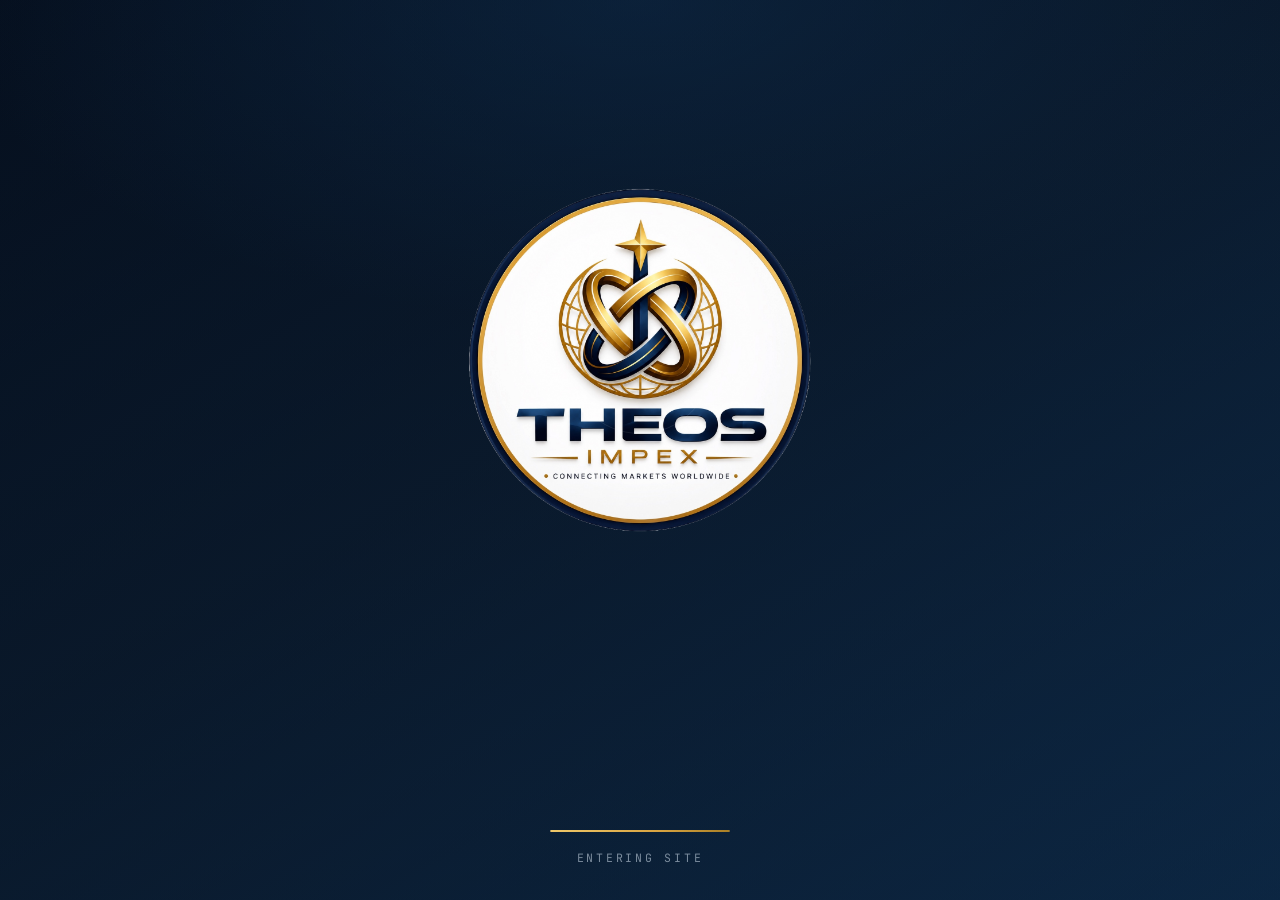
<file: index.html>
<!DOCTYPE html>
<html lang="en">
<head>
  <meta charset="UTF-8">
  <meta name="viewport" content="width=device-width, initial-scale=1.0">
  <title>THEOS IMPEX — Connecting Quality Products to Global Markets</title>
  <link rel="icon" type="image/png" href="images/favicon.png">
  <link rel="preconnect" href="https://fonts.googleapis.com">
  <link rel="preconnect" href="https://fonts.gstatic.com" crossorigin>
  <link href="https://fonts.googleapis.com/css2?family=Sora:wght@700;800&family=Poppins:wght@600;700;800&family=Inter:wght@400;500;600;700&family=JetBrains+Mono:wght@400&display=swap" rel="stylesheet">
  <link rel="stylesheet" href="css/theme.css">

  <!-- Page-specific styles for the splash screen -->
  <style>
    /* Layout: keep logo + slogan centered and always
       fitting within the viewport */
    .splash-content {
      display: flex;
      flex-direction: column;
      align-items: center;
      justify-content: center;
      gap: 16px;
      max-height: 100vh;
      padding: 16px;
      box-sizing: border-box;
    }

    /* Enlarge the logo, capped so it never pushes
       other content off-screen */
    .splash-logo-wrap img {
      width: 480px;
      height: 480px;
      max-width: 70vw;
      max-height: 40vh;
      object-fit: contain;
    }

    /* Large, glowing slogan */
    .splash-quote {
      font-family: 'Poppins', 'Sora', sans-serif;
      font-size: clamp(1.3rem, 4vw, 2.2rem);
      font-weight: 700;
      color: #ffffff;
      text-shadow:
        0 0 10px rgba(120, 170, 255, 0.9),
        0 0 24px rgba(120, 170, 255, 0.7),
        0 0 48px rgba(47, 111, 237, 0.6);
      letter-spacing: 0.02em;
      margin: 0;
      text-align: center;
      animation: glow-pulse 2.5s ease-in-out infinite alternate;
    }

    @keyframes glow-pulse {
      from {
        text-shadow:
          0 0 10px rgba(120, 170, 255, 0.7),
          0 0 20px rgba(120, 170, 255, 0.5),
          0 0 36px rgba(47, 111, 237, 0.4);
      }
      to {
        text-shadow:
          0 0 16px rgba(120, 170, 255, 1),
          0 0 32px rgba(120, 170, 255, 0.9),
          0 0 64px rgba(47, 111, 237, 0.8);
      }
    }
  </style>
</head>
<body class="splash-body">

  <!-- ============================================
       SPLASH INTRO — plays for 8 seconds, then
       redirects to home.html
       ============================================ -->
  <div class="splash" id="splash">

    <!-- Video background (images/splash.mp4).
         The animated fallback below is shown until the video plays. -->
    <video class="splash-video" id="splashVideo" autoplay muted playsinline loop
           src="images/splash.mp4"></video>

    <!-- Animated gradient/ocean fallback (shown while no video is loaded) -->
    <div class="splash-bg-fallback" id="splashFallback"></div>

    <div class="splash-scrim"></div>

    <div class="splash-content">
      <div class="splash-logo-wrap">
        <img src="images/logo.png" alt="THEOS IMPEX Logo">
      </div>

      <p class="splash-quote">
        "Trusted trade accorce border"
      </p>
    </div>

    <div class="splash-progress" aria-hidden="true">
      <div class="splash-progress-fill"></div>
    </div>
    <p class="splash-hint" id="splashHint">Entering Site</p>
  </div>

  <!-- ============================================
       SCRIPTS
       ============================================ -->
  <script>
    (function () {
      var SPLASH_MS = 8000;
      var splash = document.getElementById('splash');
      var video = document.getElementById('splashVideo');
      var fallback = document.getElementById('splashFallback');
      var hint = document.getElementById('splashHint');
      var redirected = false;

      // Show the video over the fallback as soon as it can be displayed.
      function showVideo() {
        if (fallback && video && video.readyState >= 2) {
          fallback.classList.add('is-hidden');
        }
      }

      // Kick off playback explicitly — browsers autoplay muted+playsinline,
      // but an explicit play() is more reliable.
      function startPlayback() {
        if (video) {
          var p = video.play();
          if (p && p.then) p.then(showVideo).catch(function () {});
        }
      }

      // If the video file is missing/unreadable, keep the animated fallback.
      video.addEventListener('error', function () {
        if (fallback) fallback.classList.remove('is-hidden');
      });
      video.addEventListener('canplay', startPlayback);
      video.addEventListener('loadeddata', showVideo);
      video.addEventListener('playing', showVideo);
      video.addEventListener('canplaythrough', showVideo);

      // Cover the case where the video already has data before listeners attach.
      showVideo();
      startPlayback();

      function redirect() {
        if (redirected) return;
        redirected = true;
        if (hint) hint.textContent = 'Welcome';
        splash.classList.add('splash-out');
        setTimeout(function () {
          window.location.href = 'home.html';
        }, 450);
      }

      // Redirect after the 8s window regardless of playback state.
      setTimeout(redirect, SPLASH_MS);

      // Optional: allow the visitor to enter early.
      document.addEventListener('keydown', redirect);
      splash.addEventListener('click', redirect);
    })();
  </script>
</body>
</html>
</file>
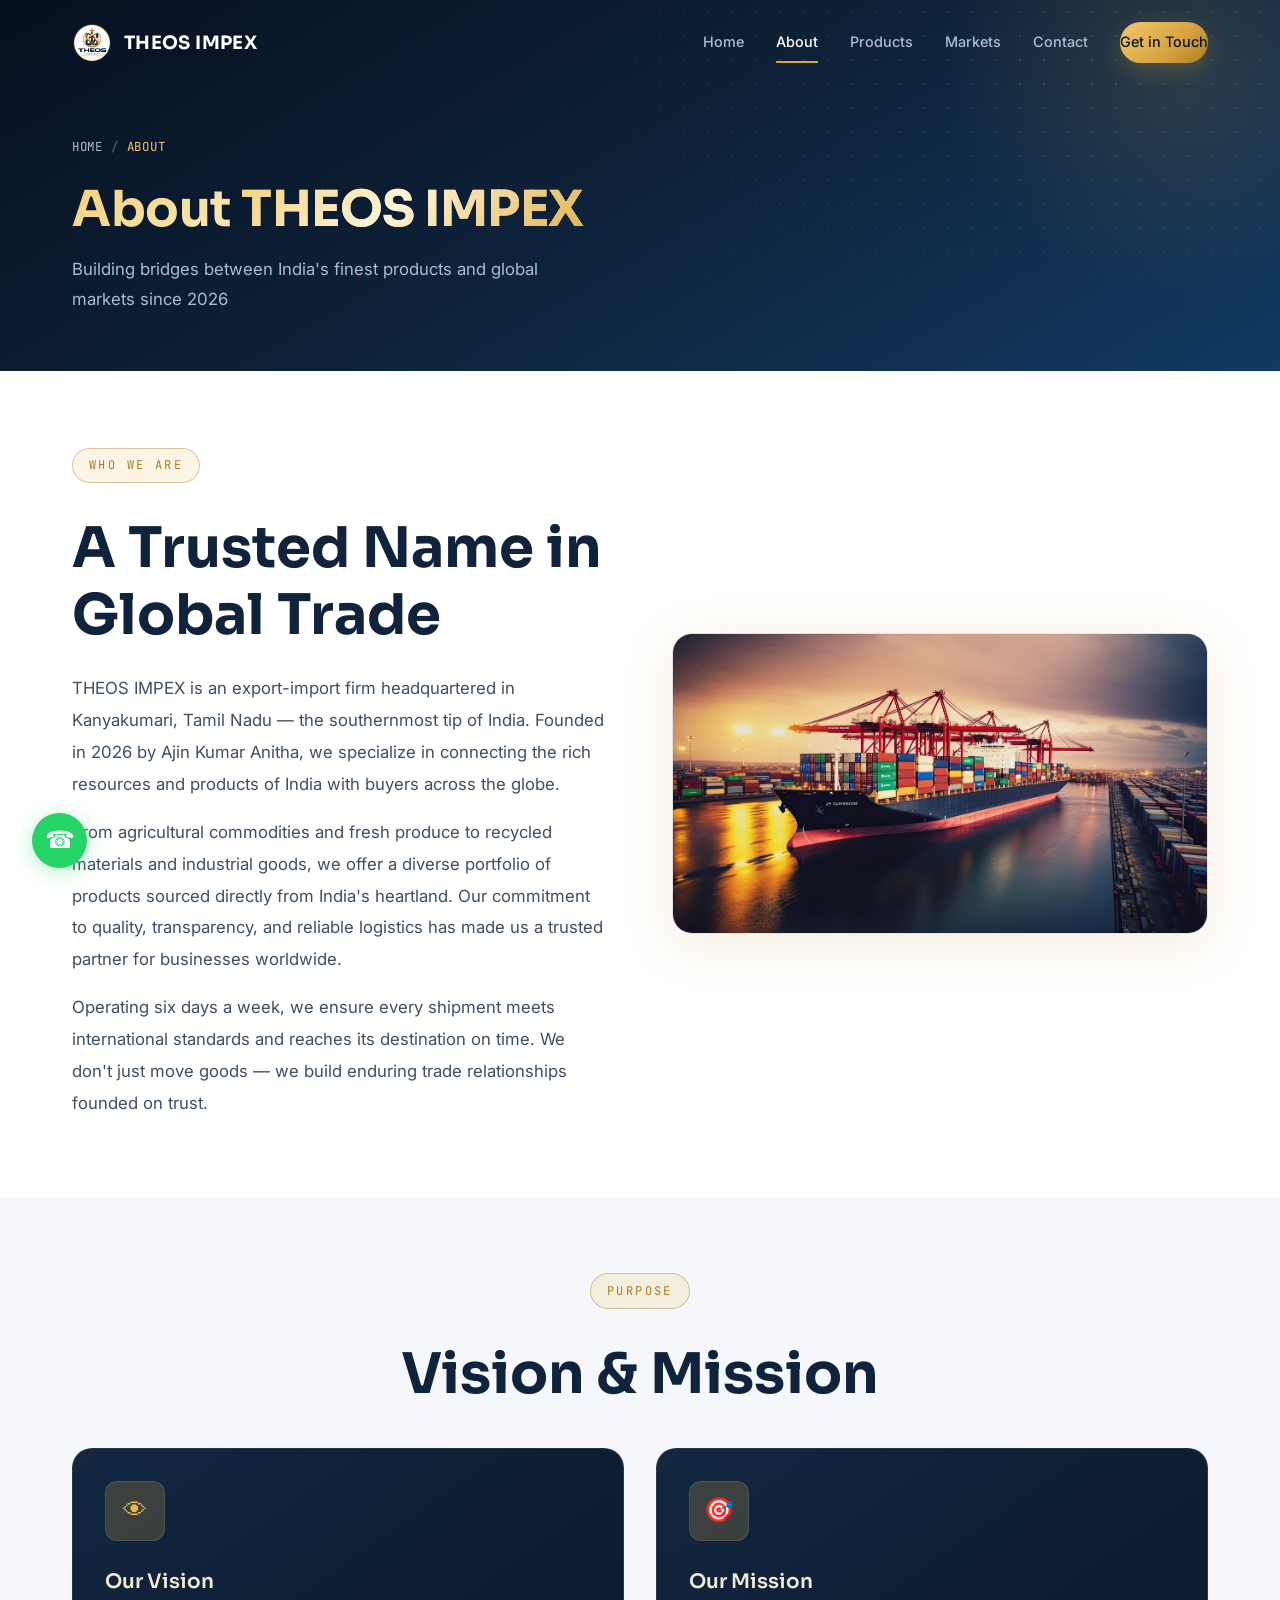
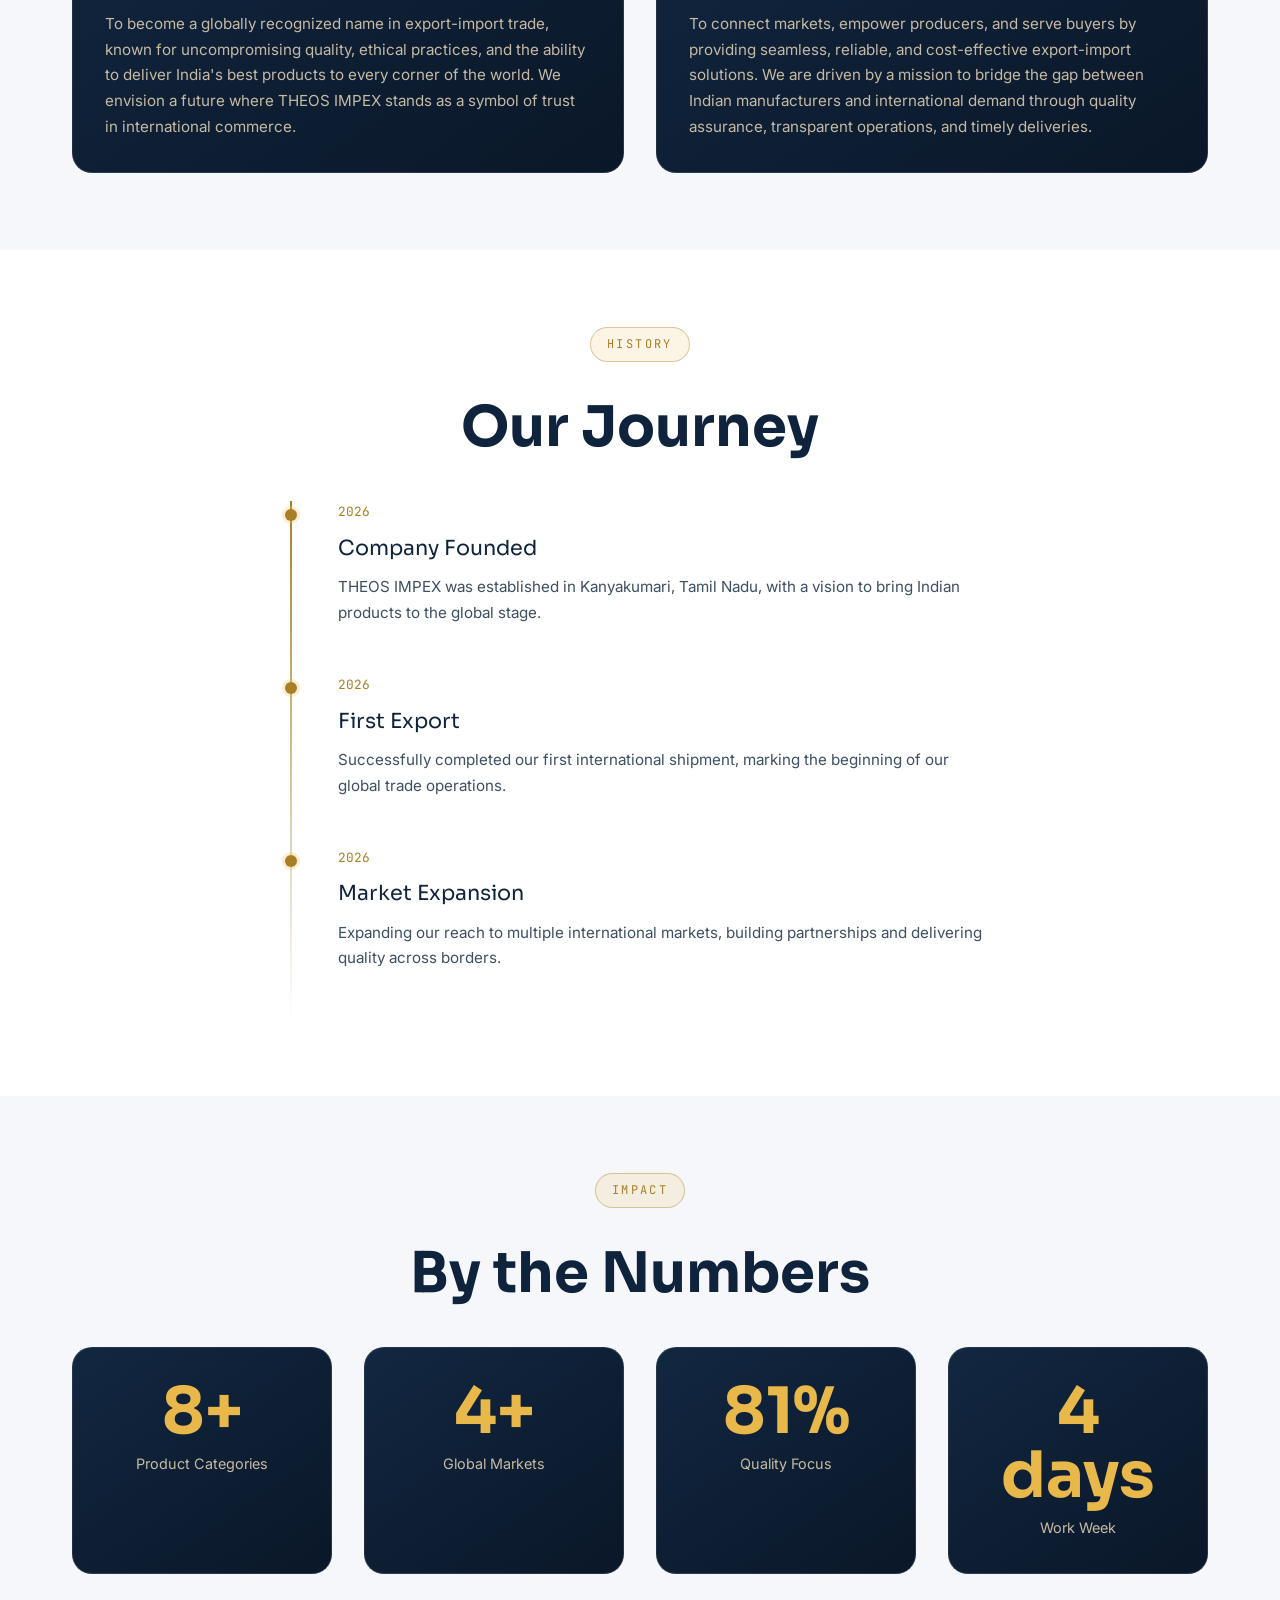
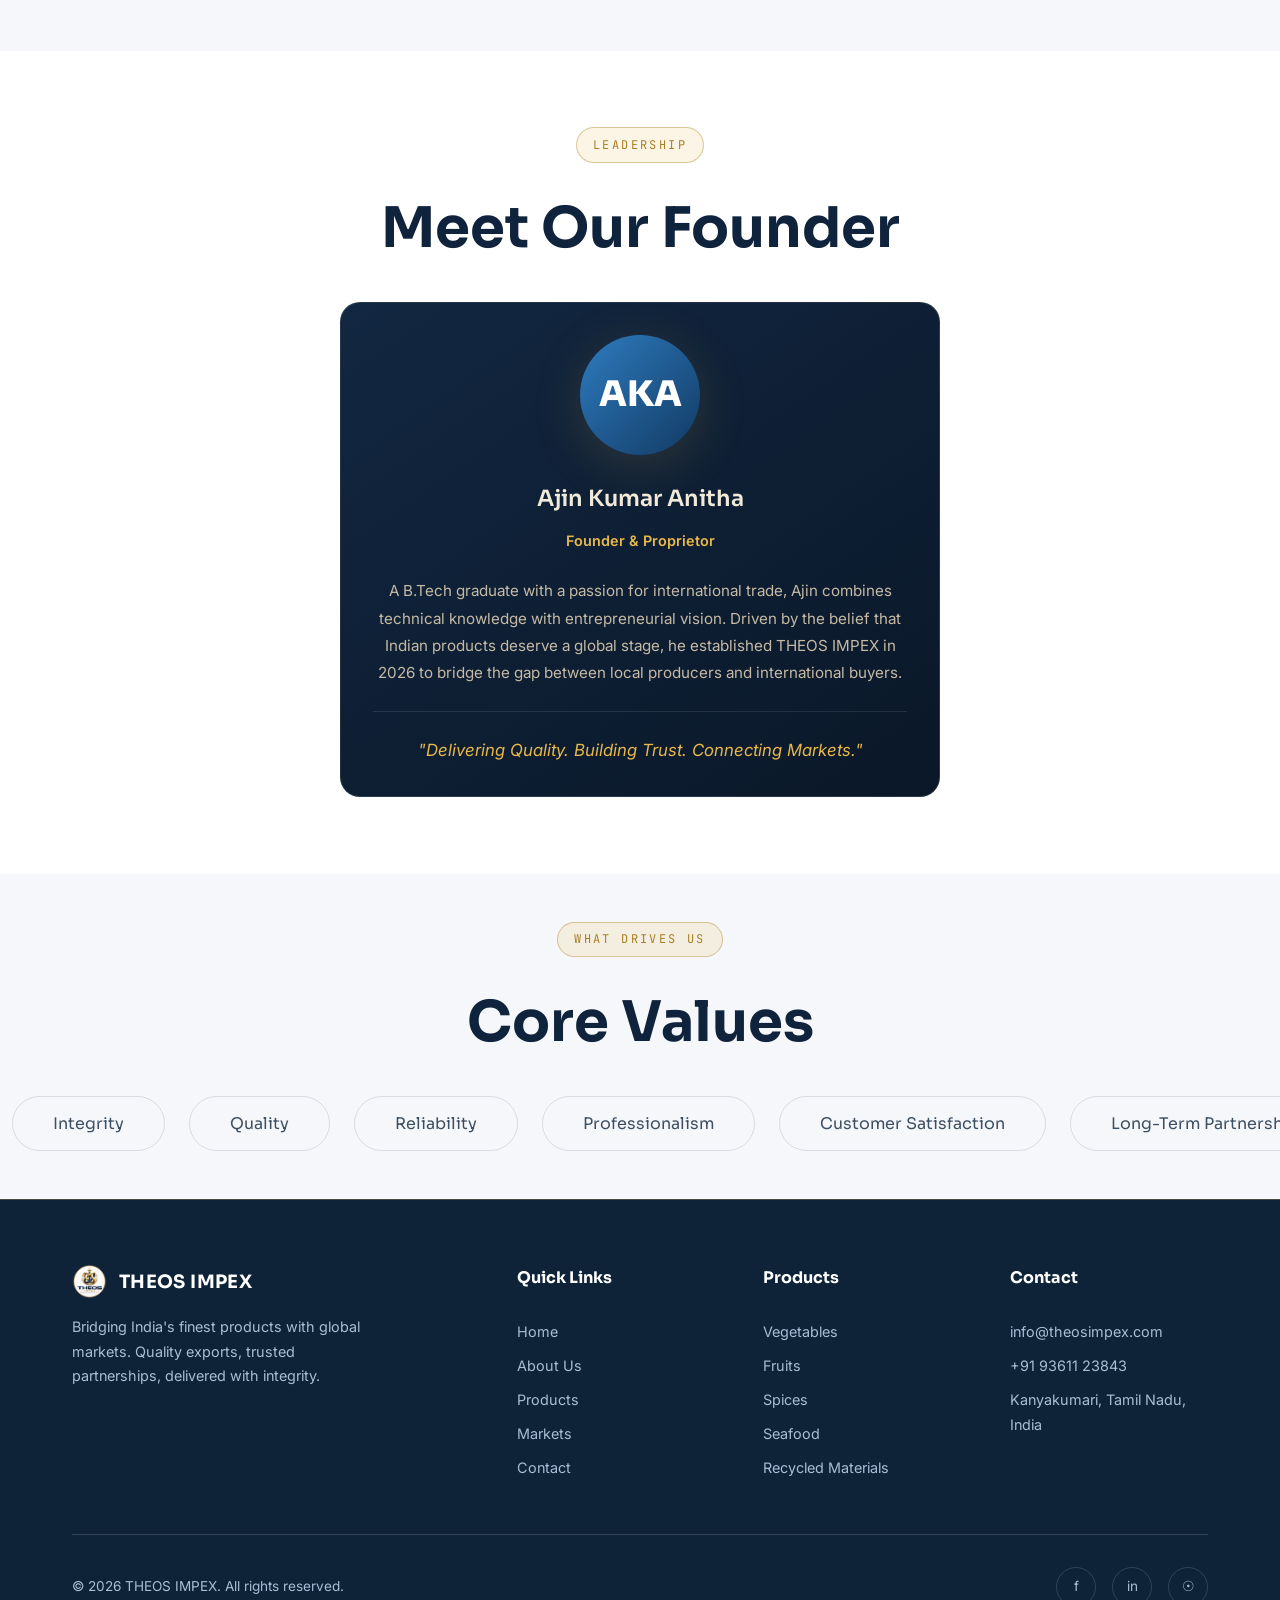
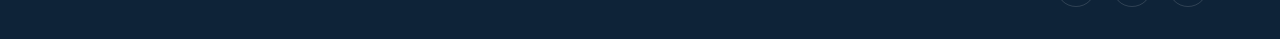
<file: pages/about.html>
<!DOCTYPE html>
<html lang="en">
<head>
  <meta charset="UTF-8">
  <meta name="viewport" content="width=device-width, initial-scale=1.0">
  <title>About Us — THEOS IMPEX</title>
  <link rel="preconnect" href="https://fonts.googleapis.com">
  <link rel="preconnect" href="https://fonts.gstatic.com" crossorigin>
  <link href="https://fonts.googleapis.com/css2?family=Sora:wght@700;800&family=Inter:wght@400;500;600;700&family=JetBrains+Mono:wght@400&display=swap" rel="stylesheet">
  <link rel="stylesheet" href="../css/theme.css">
  <link rel="icon" href="../images/favicon.png">
</head>
<body>

  <!-- Scroll Progress -->
  <div class="scroll-progress"></div>

  <!-- Page Transition -->

  <!-- Navbar -->
  <nav class="navbar">
    <div class="container">
      <a href="../home.html" class="nav-logo">
        <img src="../images/logo.png" alt="THEOS IMPEX">
        <span class="nav-logo-text">THEOS IMPEX</span>
      </a>
      <div class="nav-links">
        <a href="../home.html">Home</a>
        <a href="about.html" class="active">About</a>
        <a href="products.html">Products</a>
        <a href="market.html">Markets</a>
        <a href="contact.html">Contact</a>
        <a href="contact.html" class="nav-cta">Get in Touch</a>
      </div>
      <button class="nav-toggle" aria-label="Toggle navigation">
        <span></span>
        <span></span>
        <span></span>
      </button>
    </div>
  </nav>

  <!-- Page Hero -->
  <section class="page-hero">
    <div class="container">
      <div class="page-hero-content">
        <nav class="breadcrumb anim anim-fade-in-down">
          <a href="../home.html">Home</a>
          <span class="breadcrumb-sep">/</span>
          <span>About</span>
        </nav>
        <h1 class="page-hero-title anim anim-fade-in-up anim-delay-1">About <span class="gradient">THEOS IMPEX</span></h1>
        <p class="page-hero-desc anim anim-fade-in-up anim-delay-2">Building bridges between India's finest products and global markets since 2026</p>
      </div>
    </div>
  </section>

  <!-- Company Overview -->
  <section class="section section-light">
    <div class="container">
      <div class="grid grid-2" style="align-items: center; gap: 4rem;">
        <div class="anim anim-fade-in-left">
          <span class="section-label">Who We Are</span>
          <h2 class="section-title mt-2">A Trusted Name in Global Trade</h2>
          <p class="card-text mt-3" style="font-size: 1.05rem; line-height: 1.9;">
            THEOS IMPEX is an export-import firm headquartered in Kanyakumari, Tamil Nadu — the southernmost tip of India. Founded in 2026 by Ajin Kumar Anitha, we specialize in connecting the rich resources and products of India with buyers across the globe.
          </p>
          <p class="card-text mt-2" style="font-size: 1.05rem; line-height: 1.9;">
            From agricultural commodities and fresh produce to recycled materials and industrial goods, we offer a diverse portfolio of products sourced directly from India's heartland. Our commitment to quality, transparency, and reliable logistics has made us a trusted partner for businesses worldwide.
          </p>
          <p class="card-text mt-2" style="font-size: 1.05rem; line-height: 1.9;">
            Operating six days a week, we ensure every shipment meets international standards and reaches its destination on time. We don't just move goods — we build enduring trade relationships founded on trust.
          </p>
        </div>
        <div class="anim anim-fade-in-right anim-delay-2">
          <img src="../images/hero.jpg" alt="THEOS IMPEX Office" style="border-radius: var(--radius-lg); border: 1px solid var(--border-color); box-shadow: var(--shadow-glow-lg);">
        </div>
      </div>
    </div>
  </section>

  <!-- Vision & Mission -->
  <section class="section section-light" style="background: var(--bg-secondary);">
    <div class="container">
      <div class="section-header">
        <span class="section-label anim anim-fade-in-down">Purpose</span>
        <h2 class="section-title mt-2 anim anim-fade-in-up anim-delay-1">Vision &amp; Mission</h2>
      </div>
      <div class="grid grid-2">
        <div class="card anim anim-fade-in-up anim-delay-2" data-tilt>
          <div class="card-icon">&#128065;</div>
          <h3 class="card-title">Our Vision</h3>
          <p class="card-text">To become a globally recognized name in export-import trade, known for uncompromising quality, ethical practices, and the ability to deliver India's best products to every corner of the world. We envision a future where THEOS IMPEX stands as a symbol of trust in international commerce.</p>
        </div>
        <div class="card anim anim-fade-in-up anim-delay-3" data-tilt>
          <div class="card-icon">&#127919;</div>
          <h3 class="card-title">Our Mission</h3>
          <p class="card-text">To connect markets, empower producers, and serve buyers by providing seamless, reliable, and cost-effective export-import solutions. We are driven by a mission to bridge the gap between Indian manufacturers and international demand through quality assurance, transparent operations, and timely deliveries.</p>
        </div>
      </div>
    </div>
  </section>

  <!-- Timeline -->
  <section class="section section-light">
    <div class="container">
      <div class="section-header">
        <span class="section-label anim anim-fade-in-down">History</span>
        <h2 class="section-title mt-2 anim anim-fade-in-up anim-delay-1">Our Journey</h2>
      </div>
      <div class="timeline" style="max-width: 700px; margin: 0 auto;">
        <div class="timeline-item anim anim-fade-in-left anim-delay-1">
          <div class="timeline-year">2026</div>
          <div class="timeline-title">Company Founded</div>
          <div class="timeline-text">THEOS IMPEX was established in Kanyakumari, Tamil Nadu, with a vision to bring Indian products to the global stage.</div>
        </div>
        <div class="timeline-item anim anim-fade-in-left anim-delay-3">
          <div class="timeline-year">2026</div>
          <div class="timeline-title">First Export</div>
          <div class="timeline-text">Successfully completed our first international shipment, marking the beginning of our global trade operations.</div>
        </div>
        <div class="timeline-item anim anim-fade-in-left anim-delay-5">
          <div class="timeline-year">2026</div>
          <div class="timeline-title">Market Expansion</div>
          <div class="timeline-text">Expanding our reach to multiple international markets, building partnerships and delivering quality across borders.</div>
        </div>
      </div>
    </div>
  </section>

  <!-- By the Numbers -->
  <section class="section section-light" style="background: var(--bg-secondary);">
    <div class="container">
      <div class="section-header">
        <span class="section-label anim anim-fade-in-down">Impact</span>
        <h2 class="section-title mt-2 anim anim-fade-in-up anim-delay-1">By the Numbers</h2>
      </div>
      <div class="grid grid-4">
        <div class="card text-center anim anim-fade-in-up anim-delay-1">
          <div class="counter" data-count="10" data-suffix="+">0+</div>
          <div class="counter-label">Product Categories</div>
        </div>
        <div class="card text-center anim anim-fade-in-up anim-delay-2">
          <div class="counter" data-count="5" data-suffix="+">0+</div>
          <div class="counter-label">Global Markets</div>
        </div>
        <div class="card text-center anim anim-fade-in-up anim-delay-3">
          <div class="counter" data-count="100" data-suffix="%">0%</div>
          <div class="counter-label">Quality Focus</div>
        </div>
        <div class="card text-center anim anim-fade-in-up anim-delay-4">
          <div class="counter" data-count="6" data-suffix=" days">0 days</div>
          <div class="counter-label">Work Week</div>
        </div>
      </div>
    </div>
  </section>

  <!-- Proprietor -->
  <section class="section section-light">
    <div class="container">
      <div class="section-header">
        <span class="section-label anim anim-fade-in-down">Leadership</span>
        <h2 class="section-title mt-2 anim anim-fade-in-up anim-delay-1">Meet Our Founder</h2>
      </div>
      <div style="max-width: 600px; margin: 0 auto;">
        <div class="card text-center anim anim-fade-in-up anim-delay-2" data-tilt>
          <div style="width: 120px; height: 120px; border-radius: 50%; background: var(--gradient-accent); display: flex; align-items: center; justify-content: center; margin: 0 auto 1.5rem; font-family: var(--font-heading); font-size: 2.2rem; font-weight: 900; color: var(--white); box-shadow: var(--shadow-glow-lg);">AKA</div>
          <h3 class="card-title" style="font-size: 1.4rem;">Ajin Kumar Anitha</h3>
          <p style="color: var(--accent); font-size: 0.9rem; font-weight: 600; margin-bottom: 1.5rem;">Founder &amp; Proprietor</p>
          <p class="card-text" style="line-height: 1.8;">A B.Tech graduate with a passion for international trade, Ajin combines technical knowledge with entrepreneurial vision. Driven by the belief that Indian products deserve a global stage, he established THEOS IMPEX in 2026 to bridge the gap between local producers and international buyers.</p>
          <p class="card-text mt-3" style="font-style: italic; color: var(--accent); font-size: 1.05rem; border-top: 1px solid var(--border-color); padding-top: 1.5rem;">
            "Delivering Quality. Building Trust. Connecting Markets."
          </p>
        </div>
      </div>
    </div>
  </section>

  <!-- Core Values -->
  <section class="section section-light" style="background: var(--bg-secondary); padding: 3rem 0;">
    <div class="container">
      <div class="section-header">
        <span class="section-label anim anim-fade-in-down">What Drives Us</span>
        <h2 class="section-title mt-2 anim anim-fade-in-up anim-delay-1">Core Values</h2>
      </div>
    </div>
    <div class="marquee-container">
      <div class="marquee-content">
        <span style="display: inline-block; padding: 0.8rem 2.5rem; margin: 0 0.75rem; border: 1px solid var(--border-color); border-radius: var(--radius-full); font-family: var(--font-heading); font-size: 1rem; color: var(--text-secondary); white-space: nowrap;">Integrity</span>
        <span style="display: inline-block; padding: 0.8rem 2.5rem; margin: 0 0.75rem; border: 1px solid var(--border-color); border-radius: var(--radius-full); font-family: var(--font-heading); font-size: 1rem; color: var(--text-secondary); white-space: nowrap;">Quality</span>
        <span style="display: inline-block; padding: 0.8rem 2.5rem; margin: 0 0.75rem; border: 1px solid var(--border-color); border-radius: var(--radius-full); font-family: var(--font-heading); font-size: 1rem; color: var(--text-secondary); white-space: nowrap;">Reliability</span>
        <span style="display: inline-block; padding: 0.8rem 2.5rem; margin: 0 0.75rem; border: 1px solid var(--border-color); border-radius: var(--radius-full); font-family: var(--font-heading); font-size: 1rem; color: var(--text-secondary); white-space: nowrap;">Professionalism</span>
        <span style="display: inline-block; padding: 0.8rem 2.5rem; margin: 0 0.75rem; border: 1px solid var(--border-color); border-radius: var(--radius-full); font-family: var(--font-heading); font-size: 1rem; color: var(--text-secondary); white-space: nowrap;">Customer Satisfaction</span>
        <span style="display: inline-block; padding: 0.8rem 2.5rem; margin: 0 0.75rem; border: 1px solid var(--border-color); border-radius: var(--radius-full); font-family: var(--font-heading); font-size: 1rem; color: var(--text-secondary); white-space: nowrap;">Long-Term Partnerships</span>
        <!-- Repeat 2nd -->
        <span style="display: inline-block; padding: 0.8rem 2.5rem; margin: 0 0.75rem; border: 1px solid var(--border-color); border-radius: var(--radius-full); font-family: var(--font-heading); font-size: 1rem; color: var(--text-secondary); white-space: nowrap;">Integrity</span>
        <span style="display: inline-block; padding: 0.8rem 2.5rem; margin: 0 0.75rem; border: 1px solid var(--border-color); border-radius: var(--radius-full); font-family: var(--font-heading); font-size: 1rem; color: var(--text-secondary); white-space: nowrap;">Quality</span>
        <span style="display: inline-block; padding: 0.8rem 2.5rem; margin: 0 0.75rem; border: 1px solid var(--border-color); border-radius: var(--radius-full); font-family: var(--font-heading); font-size: 1rem; color: var(--text-secondary); white-space: nowrap;">Reliability</span>
        <span style="display: inline-block; padding: 0.8rem 2.5rem; margin: 0 0.75rem; border: 1px solid var(--border-color); border-radius: var(--radius-full); font-family: var(--font-heading); font-size: 1rem; color: var(--text-secondary); white-space: nowrap;">Professionalism</span>
        <span style="display: inline-block; padding: 0.8rem 2.5rem; margin: 0 0.75rem; border: 1px solid var(--border-color); border-radius: var(--radius-full); font-family: var(--font-heading); font-size: 1rem; color: var(--text-secondary); white-space: nowrap;">Customer Satisfaction</span>
        <span style="display: inline-block; padding: 0.8rem 2.5rem; margin: 0 0.75rem; border: 1px solid var(--border-color); border-radius: var(--radius-full); font-family: var(--font-heading); font-size: 1rem; color: var(--text-secondary); white-space: nowrap;">Long-Term Partnerships</span>
        <!-- Repeat 3rd -->
        <span style="display: inline-block; padding: 0.8rem 2.5rem; margin: 0 0.75rem; border: 1px solid var(--border-color); border-radius: var(--radius-full); font-family: var(--font-heading); font-size: 1rem; color: var(--text-secondary); white-space: nowrap;">Integrity</span>
        <span style="display: inline-block; padding: 0.8rem 2.5rem; margin: 0 0.75rem; border: 1px solid var(--border-color); border-radius: var(--radius-full); font-family: var(--font-heading); font-size: 1rem; color: var(--text-secondary); white-space: nowrap;">Quality</span>
        <span style="display: inline-block; padding: 0.8rem 2.5rem; margin: 0 0.75rem; border: 1px solid var(--border-color); border-radius: var(--radius-full); font-family: var(--font-heading); font-size: 1rem; color: var(--text-secondary); white-space: nowrap;">Reliability</span>
        <span style="display: inline-block; padding: 0.8rem 2.5rem; margin: 0 0.75rem; border: 1px solid var(--border-color); border-radius: var(--radius-full); font-family: var(--font-heading); font-size: 1rem; color: var(--text-secondary); white-space: nowrap;">Professionalism</span>
        <span style="display: inline-block; padding: 0.8rem 2.5rem; margin: 0 0.75rem; border: 1px solid var(--border-color); border-radius: var(--radius-full); font-family: var(--font-heading); font-size: 1rem; color: var(--text-secondary); white-space: nowrap;">Customer Satisfaction</span>
        <span style="display: inline-block; padding: 0.8rem 2.5rem; margin: 0 0.75rem; border: 1px solid var(--border-color); border-radius: var(--radius-full); font-family: var(--font-heading); font-size: 1rem; color: var(--text-secondary); white-space: nowrap;">Long-Term Partnerships</span>
      </div>
    </div>
  </section>

  <!-- Footer -->
  <footer class="footer">
    <div class="container">
      <div class="footer-grid">
        <div class="footer-brand">
          <a href="../home.html" class="nav-logo" style="margin-bottom: 0.5rem;">
            <img src="../images/logo.png" alt="THEOS IMPEX" style="height: 35px;">
            <span class="nav-logo-text" style="color: var(--text-on-dark);">THEOS IMPEX</span>
          </a>
          <p style="color: var(--text-on-dark-muted);">Bridging India's finest products with global markets. Quality exports, trusted partnerships, delivered with integrity.</p>
        </div>
        <div>
          <h4 class="footer-heading">Quick Links</h4>
          <div class="footer-links">
            <a href="../home.html">Home</a>
            <a href="about.html">About Us</a>
            <a href="products.html">Products</a>
            <a href="market.html">Markets</a>
            <a href="contact.html">Contact</a>
          </div>
        </div>
        <div>
          <h4 class="footer-heading">Products</h4>
          <div class="footer-links">
            <a href="products.html">Vegetables</a>
            <a href="products.html">Fruits</a>
            <a href="products.html">Spices</a>
            <a href="products.html">Seafood</a>
            <a href="products.html">Recycled Materials</a>
          </div>
        </div>
        <div>
          <h4 class="footer-heading">Contact</h4>
          <div class="footer-links">
            <a href="mailto:info@theosimpex.com">info@theosimpex.com</a>
            <a href="tel:+919361123843">+91 93611 23843</a>
            <a>Kanyakumari, Tamil Nadu, India</a>
          </div>
        </div>
      </div>
      <div class="footer-bottom">
        <p>&copy; 2026 THEOS IMPEX. All rights reserved.</p>
        <div class="footer-socials">
          <a href="#" aria-label="Facebook">&#102;</a>
          <a href="#" aria-label="LinkedIn">in</a>
          <a href="#" aria-label="Instagram">&#9737;</a>
        </div>
      </div>
    </div>
  </footer>

  <!-- WhatsApp Float -->
  <a href="https://wa.me/919361123843" target="_blank" class="whatsapp-float" aria-label="Chat on WhatsApp">&#9742;</a>

  <!-- Back to Top -->
  <button class="back-to-top" aria-label="Back to top">&#8679;</button>

  <!-- Scripts -->
  <script src="../js/main.js"></script>
</body>
</html>
</file>
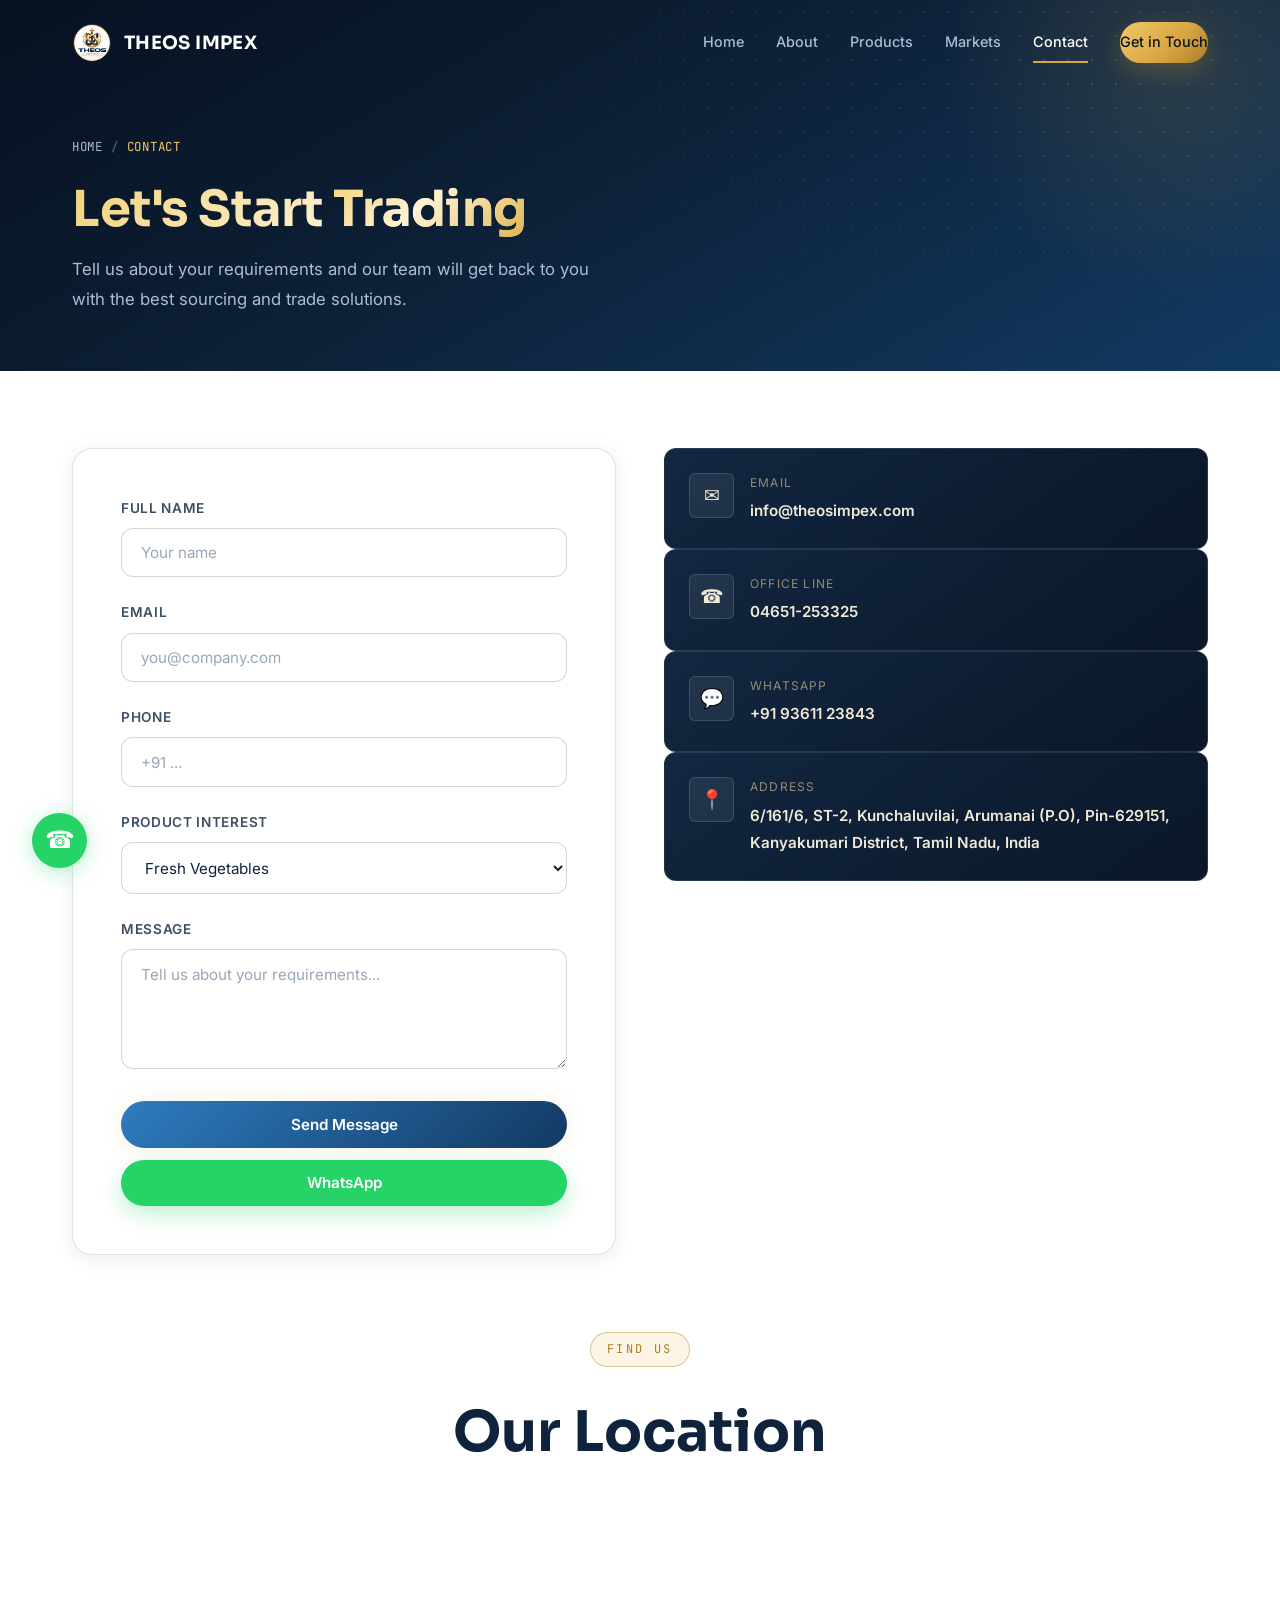
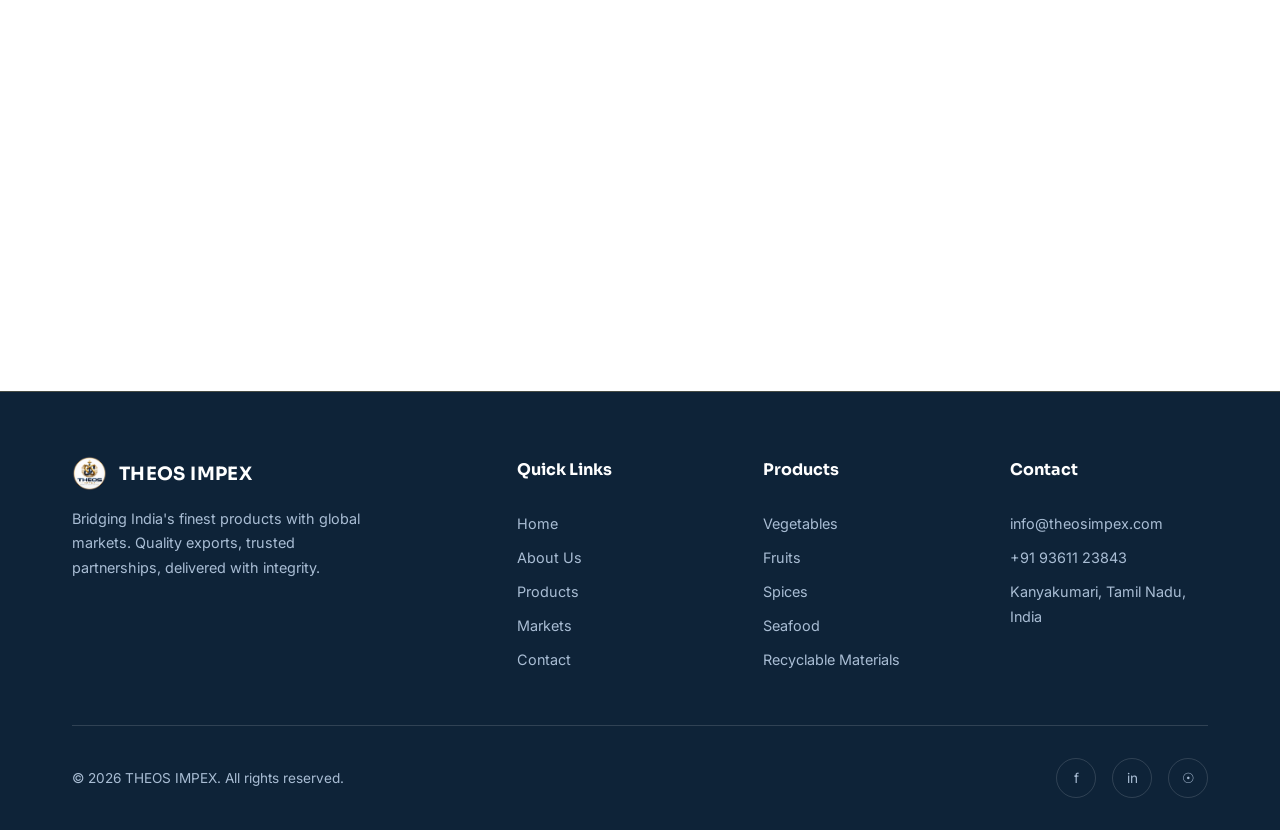
<file: pages/contact.html>
<!DOCTYPE html>
<html lang="en">
<head>
  <meta charset="UTF-8">
  <meta name="viewport" content="width=device-width, initial-scale=1.0">
  <title>Contact — THEOS IMPEX</title>
  <link rel="preconnect" href="https://fonts.googleapis.com">
  <link rel="preconnect" href="https://fonts.gstatic.com" crossorigin>
  <link href="https://fonts.googleapis.com/css2?family=Sora:wght@700;800&family=Inter:wght@400;500;600;700&family=JetBrains+Mono:wght@400&display=swap" rel="stylesheet">
  <link rel="stylesheet" href="../css/theme.css">
  <link rel="icon" href="../images/favicon.png">
</head>
<body>

  <!-- Scroll Progress -->
  <div class="scroll-progress"></div>

  <!-- Navbar -->
  <nav class="navbar">
    <div class="container">
      <a href="../home.html" class="nav-logo">
        <img src="../images/logo.png" alt="THEOS IMPEX">
        <span class="nav-logo-text">THEOS IMPEX</span>
      </a>
      <div class="nav-links">
        <a href="../home.html">Home</a>
        <a href="about.html">About</a>
        <a href="products.html">Products</a>
        <a href="market.html">Markets</a>
        <a href="contact.html" class="active">Contact</a>
        <a href="contact.html" class="nav-cta">Get in Touch</a>
      </div>
      <button class="nav-toggle" aria-label="Toggle navigation">
        <span></span>
        <span></span>
        <span></span>
      </button>
    </div>
  </nav>

  <!-- Page Hero -->
  <section class="page-hero">
    <div class="container">
      <div class="page-hero-content">
        <nav class="breadcrumb anim anim-fade-in-down">
          <a href="../home.html">Home</a>
          <span class="breadcrumb-sep">/</span>
          <span>Contact</span>
        </nav>
        <h1 class="page-hero-title anim anim-fade-in-up anim-delay-1">Let's Start <span class="gradient">Trading</span></h1>
        <p class="page-hero-desc anim anim-fade-in-up anim-delay-2">Tell us about your requirements and our team will get back to you with the best sourcing and trade solutions.</p>
      </div>
    </div>
  </section>

  <!-- Contact Section -->
  <section class="section section-light">
    <div class="container">
      <div class="grid grid-2" style="gap: 3rem; align-items: start;">
        <!-- Left: Form -->
        <form class="contact-form contact-form-white anim anim-fade-in-left" id="contactForm" novalidate>
          <div class="form-group">
            <label class="form-label" for="cf-name">Full Name</label>
            <input type="text" id="cf-name" name="name" class="form-input" placeholder="Your name" required>
          </div>
          <div class="form-group">
            <label class="form-label" for="cf-email">Email</label>
            <input type="email" id="cf-email" name="email" class="form-input" placeholder="you@company.com" required>
          </div>
          <div class="form-group">
            <label class="form-label" for="cf-phone">Phone</label>
            <input type="tel" id="cf-phone" name="phone" class="form-input" placeholder="+91 ...">
          </div>
          <div class="form-group">
            <label class="form-label" for="cf-product">Product Interest</label>
            <select id="cf-product" name="product" class="form-input">
              <option>Fresh Vegetables</option>
              <option>Fresh Fruits</option>
              <option>Spices & Agricultural</option>
              <option>Seafood & Marine</option>
              <option>Metal Scrap</option>
              <option>Industrial Metal</option>
              <option>Plastic Scrap</option>
              <option>Paper Scrap</option>
              <option>Recyclable Materials</option>
              <option>Customized Sourcing</option>
              <option>Other</option>
            </select>
          </div>
          <div class="form-group">
            <label class="form-label" for="cf-message">Message</label>
            <textarea id="cf-message" name="message" class="form-textarea" placeholder="Tell us about your requirements..." required></textarea>
          </div>
          <div style="display:flex; flex-direction:column; gap:0.75rem;">
            <button type="submit" class="btn btn-primary" style="width:100%; justify-content:center;">Send Message</button>
            <button type="button" id="whatsappBtn" class="btn btn-whatsapp" style="width:100%; justify-content:center;">WhatsApp</button>
          </div>
        </form>

        <!-- Right: Contact Info -->
        <div class="anim anim-fade-in-right">
          <div class="contact-info-card">
            <div class="contact-info-icon">✉</div>
            <div>
              <div class="contact-info-label">Email</div>
              <a class="contact-info-value" href="mailto:info@theosimpex.com">info@theosimpex.com</a>
            </div>
          </div>
          <div class="contact-info-card">
            <div class="contact-info-icon">☎</div>
            <div>
              <div class="contact-info-label">Office Line</div>
              <a class="contact-info-value" href="tel:+914651253325">04651-253325</a>
            </div>
          </div>
          <div class="contact-info-card">
            <div class="contact-info-icon">💬</div>
            <div>
              <div class="contact-info-label">WhatsApp</div>
              <a class="contact-info-value" href="https://wa.me/919361123843">+91 93611 23843</a>
            </div>
          </div>
          <div class="contact-info-card">
            <div class="contact-info-icon">📍</div>
            <div>
              <div class="contact-info-label">Address</div>
              <a class="contact-info-value" href="https://maps.google.com/?q=Arumanai+Kanyakumari+Tamil+Nadu">6/161/6, ST-2, Kunchaluvilai, Arumanai (P.O), Pin-629151, Kanyakumari District, Tamil Nadu, India</a>
            </div>
          </div>
        </div>
      </div>
    </div>
  </section>

  <!-- Map Section -->
  <section class="section section-light" style="padding-top:0;">
    <div class="container">
      <div class="section-header">
        <span class="section-label anim anim-fade-in-down">Find Us</span>
        <h2 class="section-title mt-2 anim anim-fade-in-up anim-delay-1">Our Location</h2>
      </div>
      <div class="anim anim-fade-in-up">
        <iframe src="https://www.google.com/maps/embed?pb=!1m17!1m12!1m3!1d3947.263348973036!2d77.24422077501129!3d8.375736191661776!2m3!1f0!2f0!3f0!3m2!1i1024!2i768!4f13.1!3m2!1m1!2zOMKwMjInMzIuNyJOIDc3wrAxNCc0OC41IkU!5e0!3m2!1sen!2sin!4v1782209740653!5m2!1sen!2sin" width="100%" height="400" style="border:0; border-radius: var(--radius-lg);" allowfullscreen loading="lazy"></iframe>
      </div>
    </div>
  </section>

  <!-- Footer -->
  <footer class="footer">
    <div class="container">
      <div class="footer-grid">
        <div class="footer-brand">
          <a href="../home.html" class="nav-logo" style="margin-bottom: 0.5rem;">
            <img src="../images/logo.png" alt="THEOS IMPEX" style="height: 35px;">
            <span class="nav-logo-text" style="color: var(--text-on-dark);">THEOS IMPEX</span>
          </a>
          <p style="color: var(--text-on-dark-muted);">Bridging India's finest products with global markets. Quality exports, trusted partnerships, delivered with integrity.</p>
        </div>
        <div>
          <h4 class="footer-heading">Quick Links</h4>
          <div class="footer-links">
            <a href="../home.html">Home</a>
            <a href="about.html">About Us</a>
            <a href="products.html">Products</a>
            <a href="market.html">Markets</a>
            <a href="contact.html" class="active">Contact</a>
          </div>
        </div>
        <div>
          <h4 class="footer-heading">Products</h4>
          <div class="footer-links">
            <a href="products.html">Vegetables</a>
            <a href="products.html">Fruits</a>
            <a href="products.html">Spices</a>
            <a href="products.html">Seafood</a>
            <a href="products.html">Recyclable Materials</a>
          </div>
        </div>
        <div>
          <h4 class="footer-heading">Contact</h4>
          <div class="footer-links">
            <a href="mailto:info@theosimpex.com">info@theosimpex.com</a>
            <a href="tel:+919361123843">+91 93611 23843</a>
            <a>Kanyakumari, Tamil Nadu, India</a>
          </div>
        </div>
      </div>
      <div class="footer-bottom">
        <p>&copy; 2026 THEOS IMPEX. All rights reserved.</p>
        <div class="footer-socials">
          <a href="#" aria-label="Facebook">&#102;</a>
          <a href="#" aria-label="LinkedIn">in</a>
          <a href="#" aria-label="Instagram">&#9737;</a>
        </div>
      </div>
    </div>
  </footer>

  <!-- WhatsApp Float -->
  <a href="https://wa.me/919361123843" target="_blank" class="whatsapp-float" aria-label="Chat on WhatsApp">&#9742;</a>

  <!-- Back to Top -->
  <button class="back-to-top" aria-label="Back to top">&#8679;</button>

  <!-- Scripts -->
  <script src="../js/main.js"></script>
  <script>
    document.addEventListener('DOMContentLoaded', () => {
      const form = document.getElementById('contactForm');
      if (!form) return;

      const getData = () => ({
        name: (form.querySelector('#cf-name').value || '').trim(),
        email: (form.querySelector('#cf-email').value || '').trim(),
        phone: (form.querySelector('#cf-phone').value || '').trim(),
        product: form.querySelector('#cf-product').value || '',
        message: (form.querySelector('#cf-message').value || '').trim()
      });

      const buildMessage = (d) => [
        'Name: ' + d.name,
        'Email: ' + d.email,
        d.phone ? 'Phone: ' + d.phone : null,
        'Product Interest: ' + d.product,
        '',
        d.message
      ].filter(Boolean).join('\n');

      const showSuccess = () => {
        form.innerHTML = '<div style="text-align:center; padding:3rem;"><h3 style="font-family:var(--font-heading); font-size:1.5rem; margin-bottom:1rem;">Thank You!</h3><p style="color:var(--text-secondary);">Your message has been sent. We will get back to you soon.</p></div>';
      };

      const validate = () => {
        for (const id of ['cf-name', 'cf-email', 'cf-message']) {
          const el = document.getElementById(id);
          if (!el.value || !el.value.trim()) return false;
        }
        return true;
      };

      form.addEventListener('submit', async (e) => {
        e.preventDefault();
        if (!validate()) return;

        const d = getData();
        const submitBtn = form.querySelector('.btn-primary');
        const originalText = submitBtn.textContent;
        submitBtn.disabled = true;
        submitBtn.textContent = 'Sending...';

        const payload = {
          name: d.name,
          email: d.email,
          phone: d.phone,
          product: d.product,
          message: d.message,
          _subject: 'Enquiry from ' + (d.name || 'Website Visitor') + ' - ' + (d.product || 'General')
        };

        try {
          const res = await fetch('https://formsubmit.co/ajax/info@theosimpex.com', {
            method: 'POST',
            headers: { 'Content-Type': 'application/json', Accept: 'application/json' },
            body: JSON.stringify(payload)
          });
          if (!res.ok) throw new Error('Request failed');
          showSuccess();
        } catch (err) {
          submitBtn.disabled = false;
          submitBtn.textContent = originalText;
          alert('Something went wrong. Please try again, or email info@theosimpex.com directly.');
        }
      });

      document.getElementById('whatsappBtn').addEventListener('click', () => {
        const d = getData();
        const message = buildMessage(d) + '\n\nSent via theosimpex.com contact page.';
        window.open('https://wa.me/919361123843?text=' + encodeURIComponent(message), '_blank');
      });
    });
  </script>
</body>
</html>
</file>
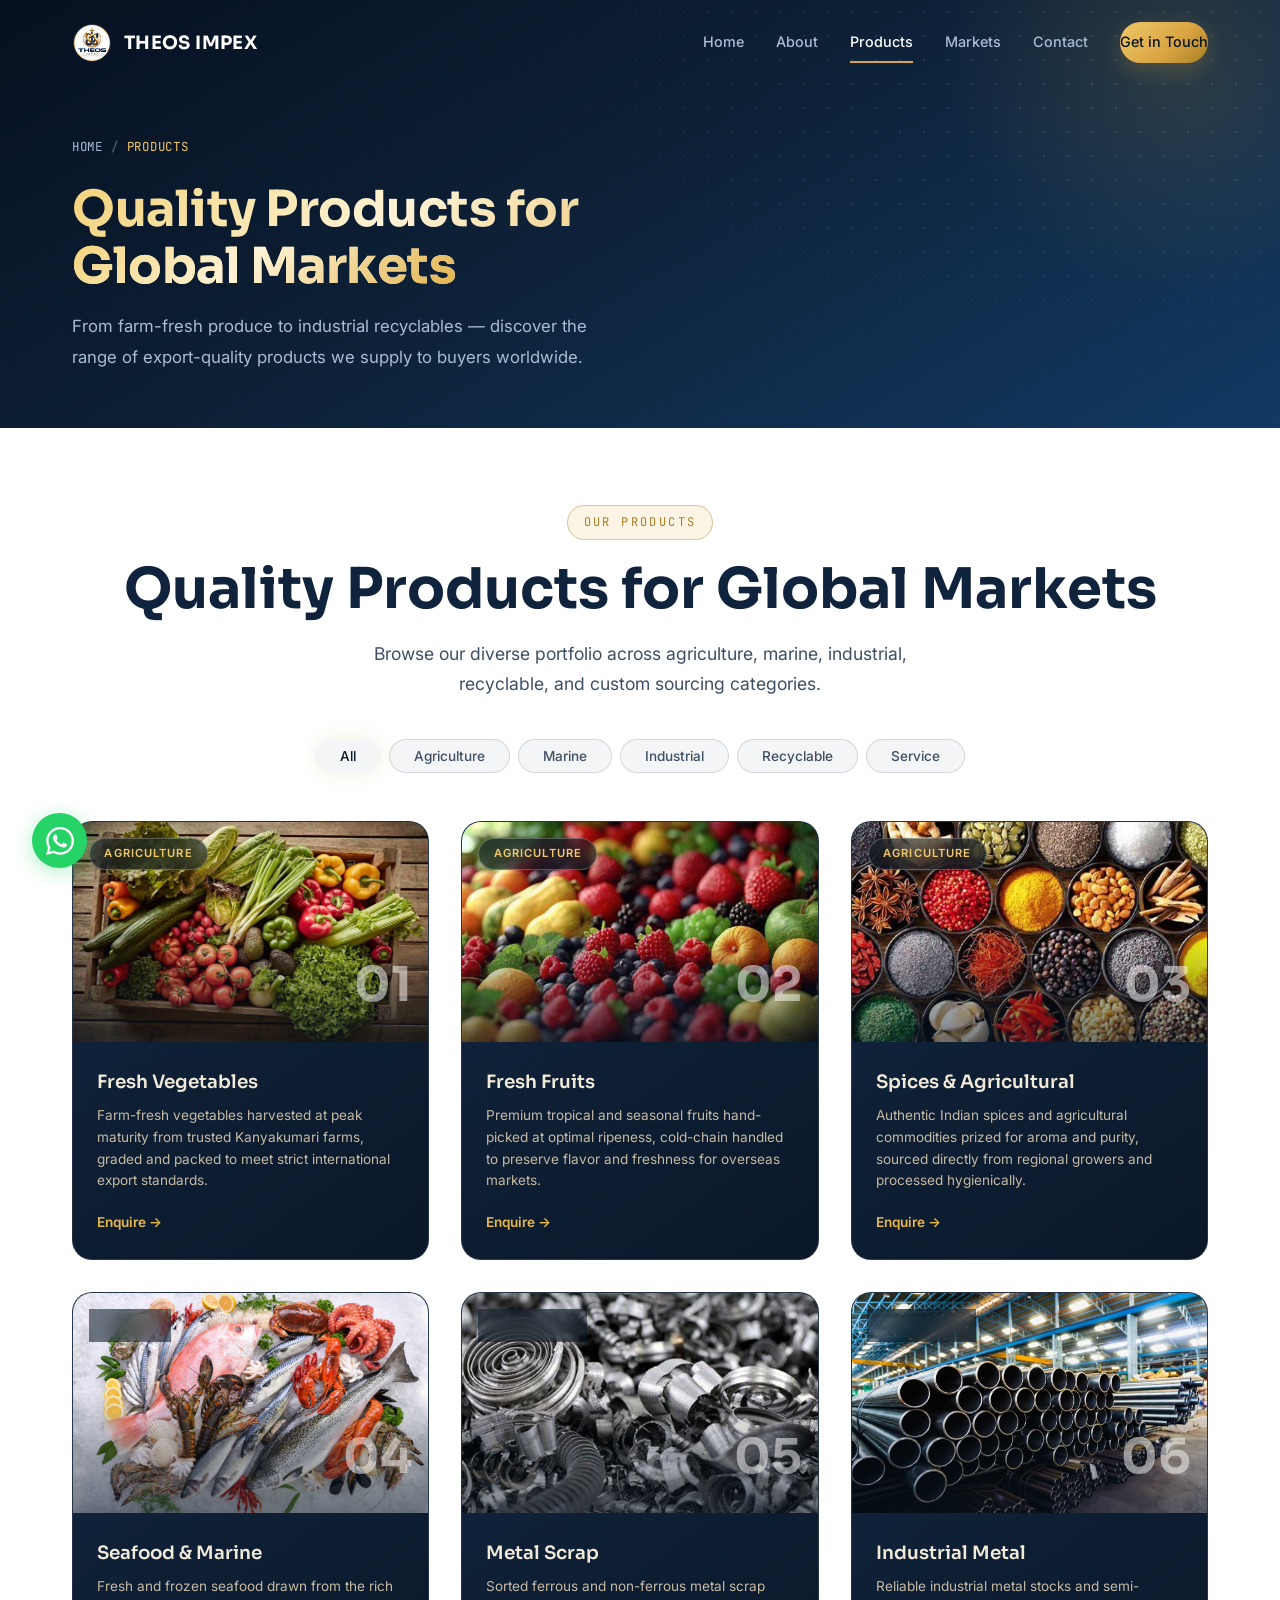
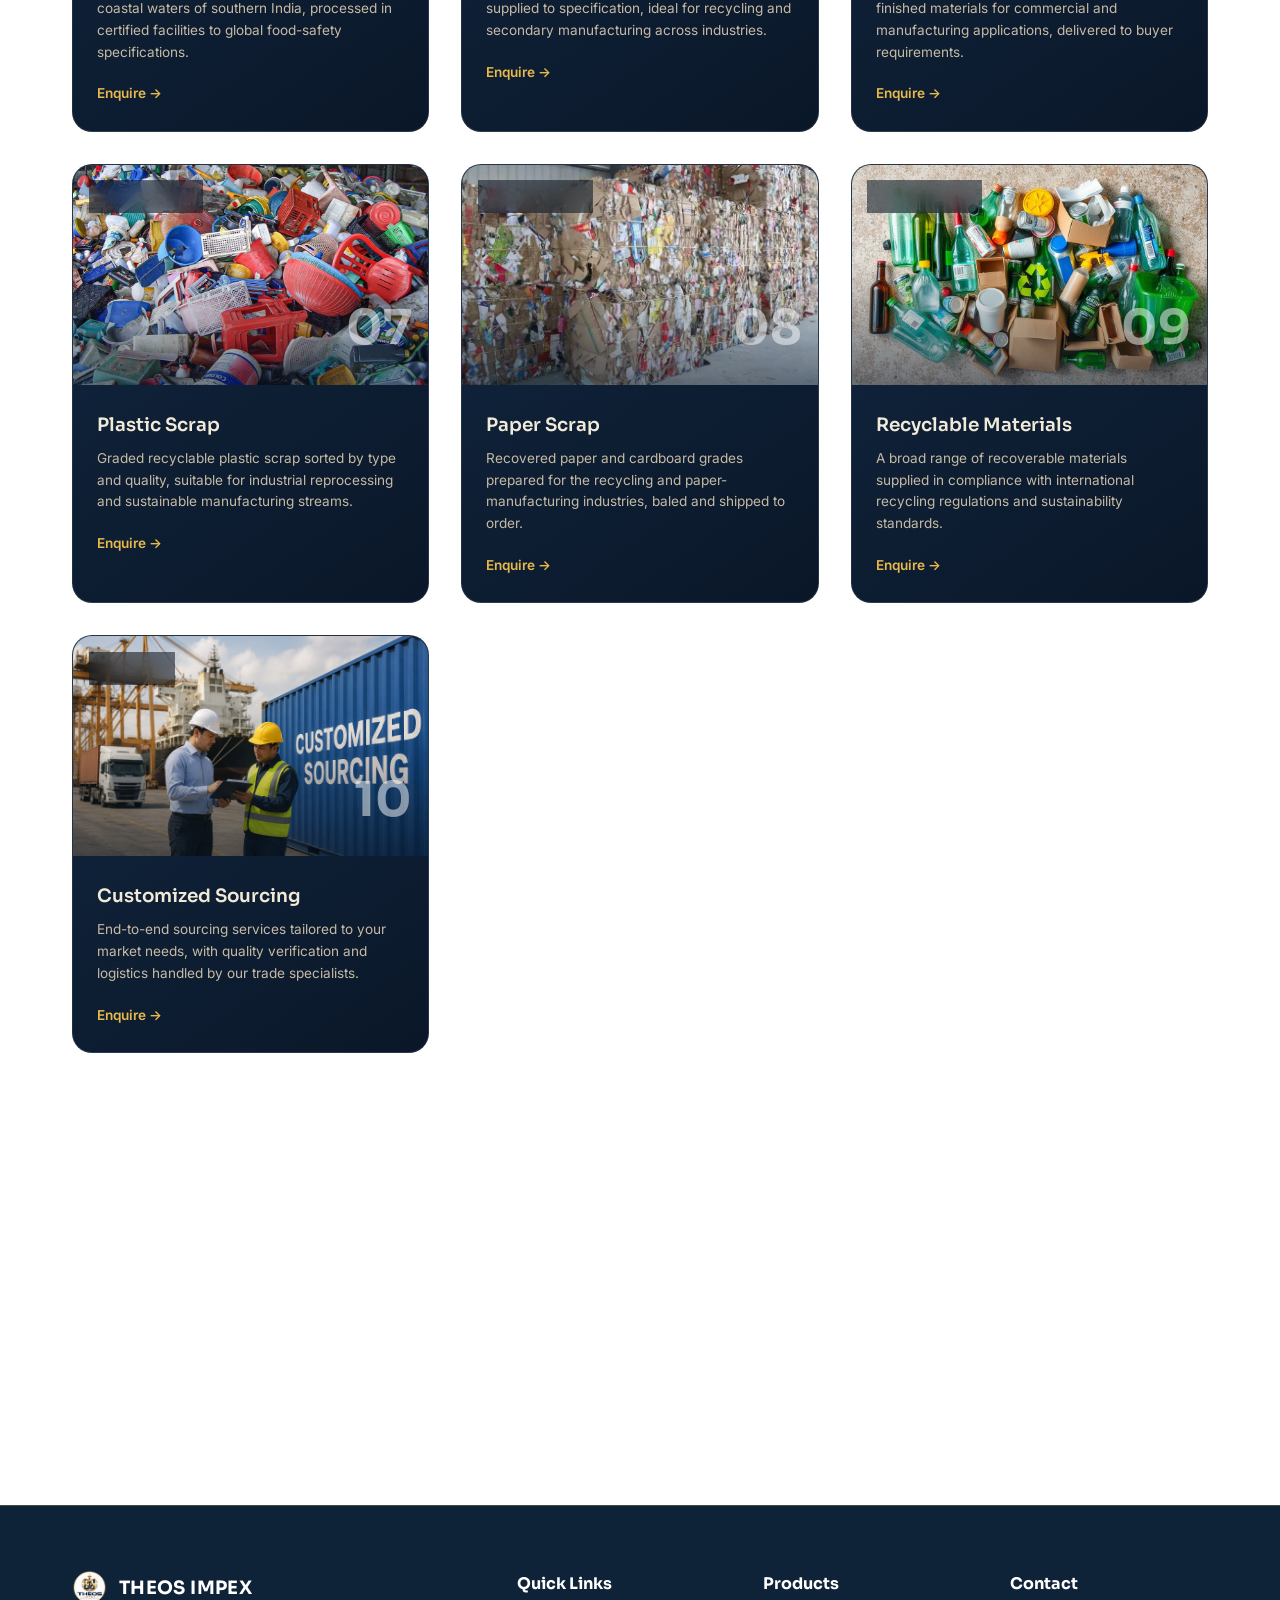
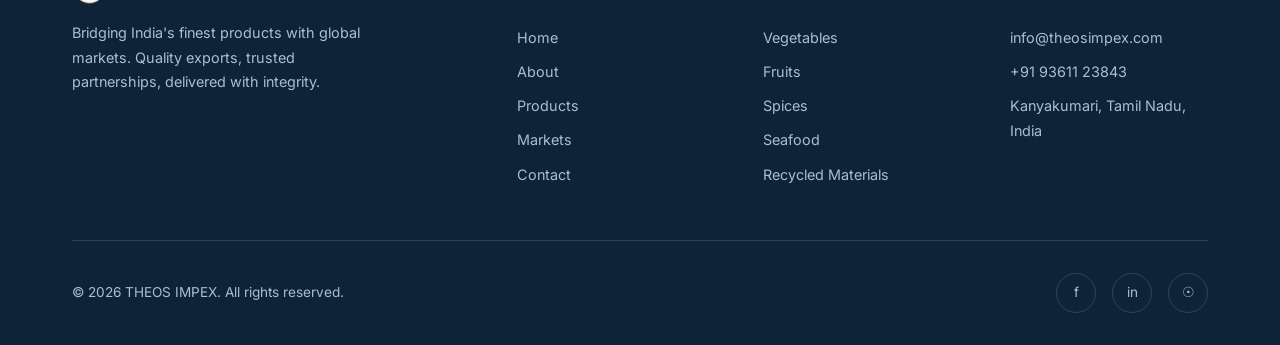
<file: pages/products.html>
<!DOCTYPE html>
<html lang="en">
<head>
  <meta charset="UTF-8">
  <meta name="viewport" content="width=device-width, initial-scale=1.0">
  <title>Products — THEOS IMPEX</title>
  <link rel="preconnect" href="https://fonts.googleapis.com">
  <link rel="preconnect" href="https://fonts.gstatic.com" crossorigin>
  <link href="https://fonts.googleapis.com/css2?family=Sora:wght@700;800&family=Inter:wght@400;500;600;700&family=JetBrains+Mono:wght@400&display=swap" rel="stylesheet">
  <link rel="stylesheet" href="../css/theme.css">
  <link rel="icon" href="../images/favicon.png">
</head>
<body>

  <!-- Scroll Progress -->
  <div class="scroll-progress"></div>

  <!-- Navbar -->
  <nav class="navbar">
    <div class="container">
      <a href="../home.html" class="nav-logo">
        <img src="../images/logo.png" alt="THEOS IMPEX">
        <span class="nav-logo-text">THEOS IMPEX</span>
      </a>
      <div class="nav-links">
        <a href="../home.html">Home</a>
        <a href="about.html">About</a>
        <a href="products.html" class="active">Products</a>
        <a href="market.html">Markets</a>
        <a href="contact.html">Contact</a>
        <a href="contact.html" class="nav-cta">Get in Touch</a>
      </div>
      <button class="nav-toggle" aria-label="Toggle navigation">
        <span></span>
        <span></span>
        <span></span>
      </button>
    </div>
  </nav>

  <!-- Page Hero -->
  <section class="page-hero">
    <div class="container">
      <div class="page-hero-content">
        <nav class="breadcrumb anim anim-fade-in-down">
          <a href="../home.html">Home</a>
          <span class="breadcrumb-sep">/</span>
          <span>Products</span>
        </nav>
        <h1 class="page-hero-title anim anim-fade-in-up anim-delay-1">Quality Products for <span class="gradient">Global Markets</span></h1>
        <p class="page-hero-desc anim anim-fade-in-up anim-delay-2">From farm-fresh produce to industrial recyclables — discover the range of export-quality products we supply to buyers worldwide.</p>
      </div>
    </div>
  </section>

  <!-- Products Section -->
  <section class="section section-light">
    <div class="container">
      <div class="section-header">
        <span class="section-label anim anim-fade-in-up anim-delay-1">Our Products</span>
        <h2 class="section-title anim anim-fade-in-up anim-delay-2">Quality Products for Global Markets</h2>
        <p class="section-subtitle anim anim-fade-in-up anim-delay-3">Browse our diverse portfolio across agriculture, marine, industrial, recyclable, and custom sourcing categories.</p>
      </div>

      <div class="filter-bar anim anim-fade-in-up anim-delay-2">
        <button class="filter-btn active" data-filter="all">All</button>
        <button class="filter-btn" data-filter="agriculture">Agriculture</button>
        <button class="filter-btn" data-filter="marine">Marine</button>
        <button class="filter-btn" data-filter="industrial">Industrial</button>
        <button class="filter-btn" data-filter="recyclable">Recyclable</button>
        <button class="filter-btn" data-filter="service">Service</button>
      </div>

      <div class="grid grid-3" data-stagger>

        <!-- 01: Fresh Vegetables -->
        <div class="product-card anim anim-fade-in-up anim-delay-1" data-tilt data-category="agriculture">
          <div class="product-card-image">
            <img src="../images/vegetable.jpg" alt="Fresh Vegetables">
            <span class="product-card-badge">Agriculture</span>
            <span class="product-card-number">01</span>
          </div>
          <div class="product-card-body">
            <h3 class="product-card-title">Fresh Vegetables</h3>
            <p class="product-card-desc">Farm-fresh vegetables harvested at peak maturity from trusted Kanyakumari farms, graded and packed to meet strict international export standards.</p>
            <a href="contact.html" class="product-card-link">Enquire &rarr;</a>
          </div>
        </div>

        <!-- 02: Fresh Fruits -->
        <div class="product-card anim anim-fade-in-up anim-delay-2" data-tilt data-category="agriculture">
          <div class="product-card-image">
            <img src="../images/fruits.jpg" alt="Fresh Fruits">
            <span class="product-card-badge">Agriculture</span>
            <span class="product-card-number">02</span>
          </div>
          <div class="product-card-body">
            <h3 class="product-card-title">Fresh Fruits</h3>
            <p class="product-card-desc">Premium tropical and seasonal fruits hand-picked at optimal ripeness, cold-chain handled to preserve flavor and freshness for overseas markets.</p>
            <a href="contact.html" class="product-card-link">Enquire &rarr;</a>
          </div>
        </div>

        <!-- 03: Spices & Agricultural -->
        <div class="product-card anim anim-fade-in-up anim-delay-3" data-tilt data-category="agriculture">
          <div class="product-card-image">
            <img src="../images/spicevegetables.jpg" alt="Spices &amp; Agricultural">
            <span class="product-card-badge">Agriculture</span>
            <span class="product-card-number">03</span>
          </div>
          <div class="product-card-body">
            <h3 class="product-card-title">Spices &amp; Agricultural</h3>
            <p class="product-card-desc">Authentic Indian spices and agricultural commodities prized for aroma and purity, sourced directly from regional growers and processed hygienically.</p>
            <a href="contact.html" class="product-card-link">Enquire &rarr;</a>
          </div>
        </div>

        <!-- 04: Seafood & Marine -->
        <div class="product-card anim" data-tilt data-category="marine">
          <div class="product-card-image">
            <img src="../images/seafood.jpg" alt="Seafood &amp; Marine">
            <span class="product-card-badge">Marine</span>
            <span class="product-card-number">04</span>
          </div>
          <div class="product-card-body">
            <h3 class="product-card-title">Seafood &amp; Marine</h3>
            <p class="product-card-desc">Fresh and frozen seafood drawn from the rich coastal waters of southern India, processed in certified facilities to global food-safety specifications.</p>
            <a href="contact.html" class="product-card-link">Enquire &rarr;</a>
          </div>
        </div>

        <!-- 05: Metal Scrap -->
        <div class="product-card anim" data-tilt data-category="industrial">
          <div class="product-card-image">
            <img src="../images/metal.jpg" alt="Metal Scrap">
            <span class="product-card-badge">Industrial</span>
            <span class="product-card-number">05</span>
          </div>
          <div class="product-card-body">
            <h3 class="product-card-title">Metal Scrap</h3>
            <p class="product-card-desc">Sorted ferrous and non-ferrous metal scrap supplied to specification, ideal for recycling and secondary manufacturing across industries.</p>
            <a href="contact.html" class="product-card-link">Enquire &rarr;</a>
          </div>
        </div>

        <!-- 06: Industrial Metal -->
        <div class="product-card anim" data-tilt data-category="industrial">
          <div class="product-card-image">
            <img src="../images/industry.jpeg" alt="Industrial Metal">
            <span class="product-card-badge">Industrial</span>
            <span class="product-card-number">06</span>
          </div>
          <div class="product-card-body">
            <h3 class="product-card-title">Industrial Metal</h3>
            <p class="product-card-desc">Reliable industrial metal stocks and semi-finished materials for commercial and manufacturing applications, delivered to buyer requirements.</p>
            <a href="contact.html" class="product-card-link">Enquire &rarr;</a>
          </div>
        </div>

        <!-- 07: Plastic Scrap -->
        <div class="product-card anim" data-tilt data-category="recyclable">
          <div class="product-card-image">
            <img src="../images/plastic.jpg" alt="Plastic Scrap">
            <span class="product-card-badge">Recyclable</span>
            <span class="product-card-number">07</span>
          </div>
          <div class="product-card-body">
            <h3 class="product-card-title">Plastic Scrap</h3>
            <p class="product-card-desc">Graded recyclable plastic scrap sorted by type and quality, suitable for industrial reprocessing and sustainable manufacturing streams.</p>
            <a href="contact.html" class="product-card-link">Enquire &rarr;</a>
          </div>
        </div>

        <!-- 08: Paper Scrap -->
        <div class="product-card anim" data-tilt data-category="recyclable">
          <div class="product-card-image">
            <img src="../images/paper.jpg" alt="Paper Scrap">
            <span class="product-card-badge">Recyclable</span>
            <span class="product-card-number">08</span>
          </div>
          <div class="product-card-body">
            <h3 class="product-card-title">Paper Scrap</h3>
            <p class="product-card-desc">Recovered paper and cardboard grades prepared for the recycling and paper-manufacturing industries, baled and shipped to order.</p>
            <a href="contact.html" class="product-card-link">Enquire &rarr;</a>
          </div>
        </div>

        <!-- 09: Recyclable Materials -->
        <div class="product-card anim" data-tilt data-category="recyclable">
          <div class="product-card-image">
            <img src="../images/recycle.jpg" alt="Recyclable Materials">
            <span class="product-card-badge">Recyclable</span>
            <span class="product-card-number">09</span>
          </div>
          <div class="product-card-body">
            <h3 class="product-card-title">Recyclable Materials</h3>
            <p class="product-card-desc">A broad range of recoverable materials supplied in compliance with international recycling regulations and sustainability standards.</p>
            <a href="contact.html" class="product-card-link">Enquire &rarr;</a>
          </div>
        </div>

        <!-- 10: Customized Sourcing -->
        <div class="product-card anim" data-tilt data-category="service">
          <div class="product-card-image">
            <img src="../images/custome.png" alt="Customized Sourcing">
            <span class="product-card-badge">Service</span>
            <span class="product-card-number">10</span>
          </div>
          <div class="product-card-body">
            <h3 class="product-card-title">Customized Sourcing</h3>
            <p class="product-card-desc">End-to-end sourcing services tailored to your market needs, with quality verification and logistics handled by our trade specialists.</p>
            <a href="contact.html" class="product-card-link">Enquire &rarr;</a>
          </div>
        </div>

      </div>
    </div>
  </section>

  <!-- CTA Section -->
  <section class="section section-light">
    <div class="container text-center">
      <div class="anim anim-fade-in-up">
        <h2 class="section-title">Don't see what you need?</h2>
        <p class="section-subtitle">Contact us for custom sourcing — we can find the products your market demands.</p>
        <a href="contact.html" class="btn btn-outline mt-3">Get in Touch</a>
      </div>
    </div>
  </section>

  <!-- Footer -->
  <footer class="footer">
    <div class="container">
      <div class="footer-grid">
        <div class="footer-brand">
          <a href="../home.html" class="nav-logo" style="margin-bottom: 0.5rem;">
            <img src="../images/logo.png" alt="THEOS IMPEX" style="height: 35px;">
            <span class="nav-logo-text" style="color: var(--text-on-dark);">THEOS IMPEX</span>
          </a>
          <p style="color: var(--text-on-dark-muted);">Bridging India's finest products with global markets. Quality exports, trusted partnerships, delivered with integrity.</p>
        </div>
        <div>
          <h4 class="footer-heading">Quick Links</h4>
          <div class="footer-links">
            <a href="../home.html">Home</a>
            <a href="about.html">About</a>
            <a href="products.html">Products</a>
            <a href="market.html">Markets</a>
            <a href="contact.html">Contact</a>
          </div>
        </div>
        <div>
          <h4 class="footer-heading">Products</h4>
          <div class="footer-links">
            <a href="products.html">Vegetables</a>
            <a href="products.html">Fruits</a>
            <a href="products.html">Spices</a>
            <a href="products.html">Seafood</a>
            <a href="products.html">Recycled Materials</a>
          </div>
        </div>
        <div>
          <h4 class="footer-heading">Contact</h4>
          <div class="footer-links">
            <a href="mailto:info@theosimpex.com">info@theosimpex.com</a>
            <a href="tel:+919361123843">+91 93611 23843</a>
            <a>Kanyakumari, Tamil Nadu, India</a>
          </div>
        </div>
      </div>
      <div class="footer-bottom">
        <p>&copy; 2026 THEOS IMPEX. All rights reserved.</p>
        <div class="footer-socials">
          <a href="#" aria-label="Facebook">&#102;</a>
          <a href="#" aria-label="LinkedIn">in</a>
          <a href="#" aria-label="Instagram">&#9737;</a>
        </div>
      </div>
    </div>
  </footer>

  <!-- WhatsApp Float -->
  <a href="https://wa.me/919361123843" target="_blank" rel="noopener noreferrer" class="whatsapp-float" aria-label="Chat on WhatsApp">
    <svg width="28" height="28" viewBox="0 0 24 24" fill="currentColor"><path d="M17.472 14.382c-.297-.149-1.758-.867-2.03-.967-.273-.099-.471-.148-.67.15-.197.297-.767.966-.94 1.164-.173.199-.347.223-.644.075-.297-.15-1.255-.463-2.39-1.475-.883-.788-1.48-1.761-1.653-2.059-.173-.297-.018-.458.13-.606.134-.133.298-.347.446-.52.149-.174.198-.298.298-.497.099-.198.05-.371-.025-.52-.075-.149-.669-1.612-.916-2.207-.242-.579-.487-.5-.669-.51-.173-.008-.371-.01-.57-.01-.198 0-.52.074-.792.372-.272.297-1.04 1.016-1.04 2.479 0 1.462 1.065 2.875 1.213 3.074.149.198 2.096 3.2 5.077 4.487.709.306 1.262.489 1.694.625.712.227 1.36.195 1.871.118.571-.085 1.758-.719 2.006-1.413.248-.694.248-1.289.173-1.413-.074-.124-.272-.198-.57-.347m-5.421 7.403h-.004a9.87 9.87 0 01-5.031-1.378l-.361-.214-3.741.982.998-3.648-.235-.374a9.86 9.86 0 01-1.51-5.26c.001-5.45 4.436-9.884 9.888-9.884 2.64 0 5.122 1.03 6.988 2.898a9.825 9.825 0 012.893 6.994c-.003 5.45-4.437 9.884-9.885 9.884m8.413-18.297A11.815 11.815 0 0012.05 0C5.495 0 .16 5.335.157 11.892c0 2.096.547 4.142 1.588 5.945L.057 24l6.305-1.654a11.882 11.882 0 005.683 1.448h.005c6.554 0 11.89-5.335 11.893-11.893a11.821 11.821 0 00-3.48-8.413z"/></svg>
  </a>

  <!-- Back to Top -->
  <button class="back-to-top" aria-label="Back to top">
    <svg width="20" height="20" viewBox="0 0 24 24" fill="none" stroke="currentColor" stroke-width="2.5" stroke-linecap="round" stroke-linejoin="round">
      <polyline points="18 15 12 9 6 15"/>
    </svg>
  </button>

  <!-- Product Filter Script -->
  <script>
    document.addEventListener('DOMContentLoaded', function () {
      var filterBtns = document.querySelectorAll('.filter-btn');
      var cards = document.querySelectorAll('.product-card');

      filterBtns.forEach(function (btn) {
        btn.addEventListener('click', function () {
          var filter = this.getAttribute('data-filter');

          filterBtns.forEach(function (b) { b.classList.remove('active'); });
          this.classList.add('active');

          cards.forEach(function (card) {
            var category = card.getAttribute('data-category');
            if (filter === 'all' || category === filter) {
              card.style.display = '';
              card.style.opacity = '1';
            } else {
              card.style.display = 'none';
              card.style.opacity = '0';
            }
          });
        });
      });
    });
  </script>

  <script src="../js/main.js"></script>
</body>
</html>
</file>
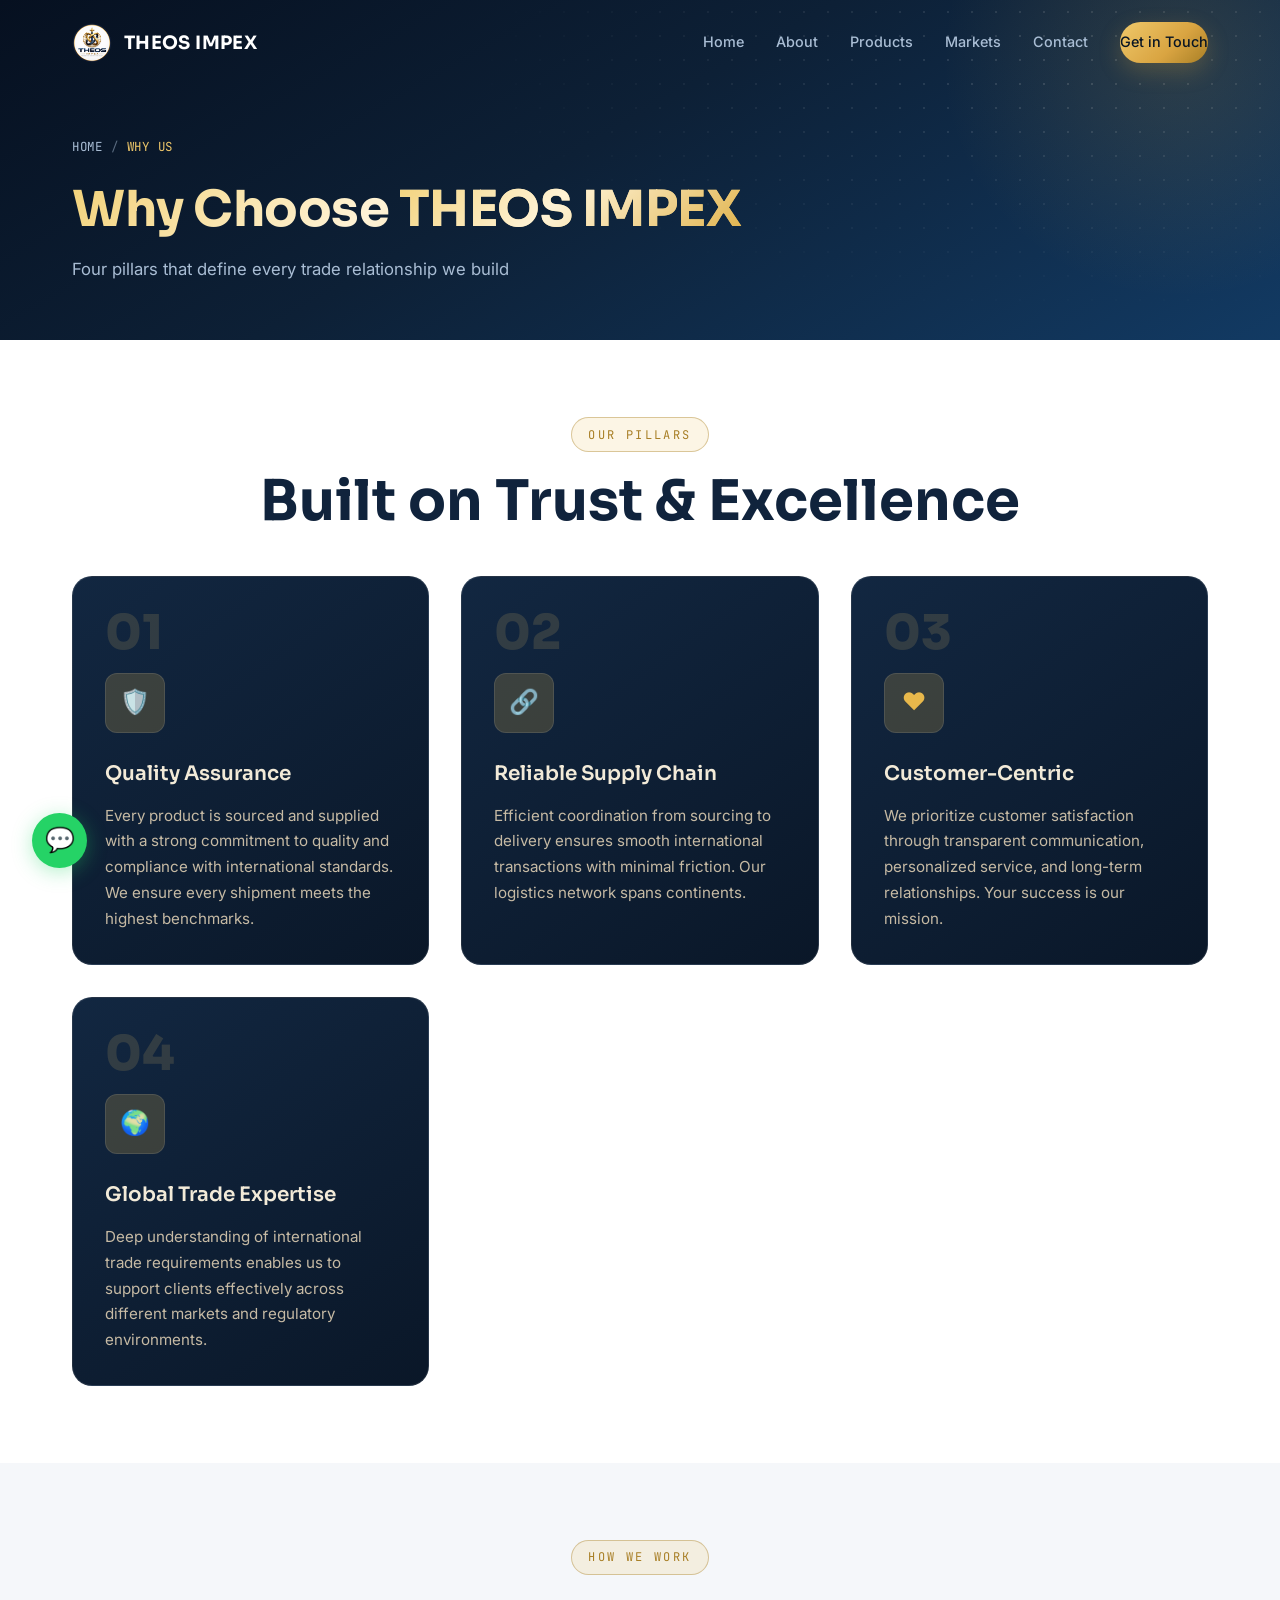
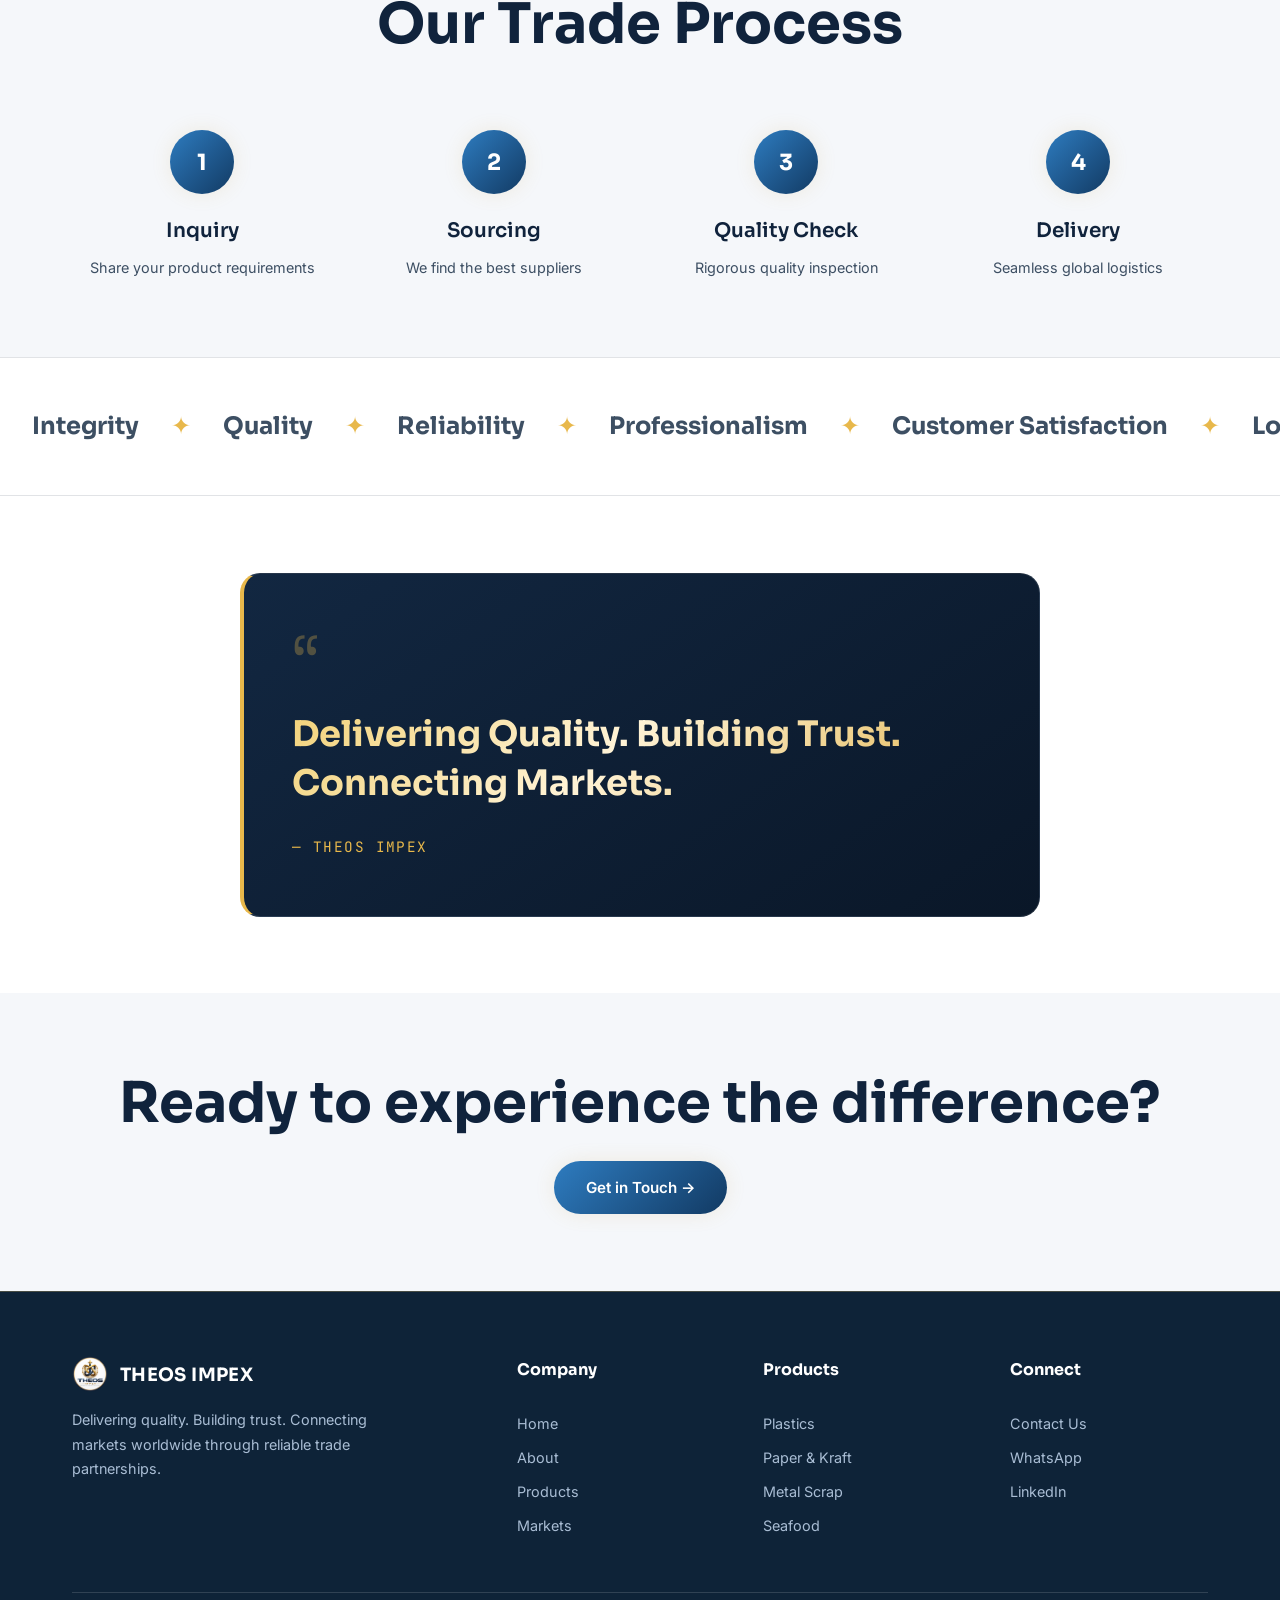
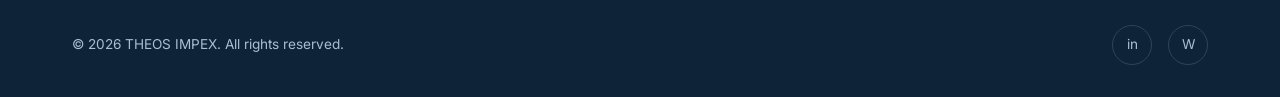
<file: pages/why-us.html>
<!DOCTYPE html>
<html lang="en">
<head>
  <meta charset="UTF-8">
  <meta name="viewport" content="width=device-width, initial-scale=1.0">
  <title>Why Us — THEOS IMPEX</title>
  <link rel="preconnect" href="https://fonts.googleapis.com">
  <link rel="preconnect" href="https://fonts.gstatic.com" crossorigin>
  <link href="https://fonts.googleapis.com/css2?family=Sora:wght@700;800&family=Inter:wght@400;500;600;700&family=JetBrains+Mono:wght@400&display=swap" rel="stylesheet">
  <link rel="stylesheet" href="../css/theme.css">
  <link rel="icon" href="../images/favicon.png">
</head>
<body>

  <!-- Scroll Progress -->
  <div class="scroll-progress"></div>

  <!-- Page Transition -->

  <!-- Navbar -->
  <nav class="navbar">
    <div class="container">
      <a href="../home.html" class="nav-logo">
        <img src="../images/logo.png" alt="THEOS IMPEX">
        <span class="nav-logo-text">THEOS IMPEX</span>
      </a>
      <div class="nav-links">
        <a href="../home.html">Home</a>
        <a href="about.html">About</a>
        <a href="products.html">Products</a>
        <a href="market.html">Markets</a>
        <a href="contact.html">Contact</a>
        <a href="contact.html" class="nav-cta">Get in Touch</a>
      </div>
      <button class="nav-toggle" aria-label="Toggle menu">
        <span></span><span></span><span></span>
      </button>
    </div>
  </nav>

  <!-- Page Hero -->
  <section class="page-hero">
    <div class="container">
      <div class="page-hero-content">
        <nav class="breadcrumb anim anim-fade-in-down">
          <a href="../home.html">Home</a>
          <span class="breadcrumb-sep">/</span>
          <span>Why Us</span>
        </nav>
        <h1 class="page-hero-title anim anim-fade-in-up anim-delay-1">
          Why Choose <span class="gradient">THEOS IMPEX</span>
        </h1>
        <p class="page-hero-desc anim anim-fade-in-up anim-delay-2">
          Four pillars that define every trade relationship we build
        </p>
      </div>
    </div>
  </section>

  <!-- Four Pillars Section -->
  <section class="section section-light">
    <div class="container">
      <div class="section-header">
        <span class="section-label anim anim-fade-in-up">Our Pillars</span>
        <h2 class="section-title anim anim-fade-in-up anim-delay-1">Built on Trust &amp; Excellence</h2>
      </div>
      <div class="grid grid-2">
        <!-- Pillar 1 -->
        <div class="card anim anim-fade-in-up anim-delay-1">
          <div style="font-family: var(--font-heading); font-size: 3rem; font-weight: 900; color: rgba(239,200,106,0.15); line-height: 1; margin-bottom: 1rem;">01</div>
          <div class="card-icon">🛡️</div>
          <h3 class="card-title">Quality Assurance</h3>
          <p class="card-text">Every product is sourced and supplied with a strong commitment to quality and compliance with international standards. We ensure every shipment meets the highest benchmarks.</p>
        </div>
        <!-- Pillar 2 -->
        <div class="card anim anim-fade-in-up anim-delay-2">
          <div style="font-family: var(--font-heading); font-size: 3rem; font-weight: 900; color: rgba(239,200,106,0.15); line-height: 1; margin-bottom: 1rem;">02</div>
          <div class="card-icon">🔗</div>
          <h3 class="card-title">Reliable Supply Chain</h3>
          <p class="card-text">Efficient coordination from sourcing to delivery ensures smooth international transactions with minimal friction. Our logistics network spans continents.</p>
        </div>
        <!-- Pillar 3 -->
        <div class="card anim anim-fade-in-up anim-delay-3">
          <div style="font-family: var(--font-heading); font-size: 3rem; font-weight: 900; color: rgba(239,200,106,0.15); line-height: 1; margin-bottom: 1rem;">03</div>
          <div class="card-icon">❤️</div>
          <h3 class="card-title">Customer-Centric</h3>
          <p class="card-text">We prioritize customer satisfaction through transparent communication, personalized service, and long-term relationships. Your success is our mission.</p>
        </div>
        <!-- Pillar 4 -->
        <div class="card anim anim-fade-in-up anim-delay-4">
          <div style="font-family: var(--font-heading); font-size: 3rem; font-weight: 900; color: rgba(239,200,106,0.15); line-height: 1; margin-bottom: 1rem;">04</div>
          <div class="card-icon">🌍</div>
          <h3 class="card-title">Global Trade Expertise</h3>
          <p class="card-text">Deep understanding of international trade requirements enables us to support clients effectively across different markets and regulatory environments.</p>
        </div>
      </div>
    </div>
  </section>

  <!-- Process Section -->
  <section class="section section-light" style="background: var(--bg-secondary);">
    <div class="container">
      <div class="section-header">
        <span class="section-label anim anim-fade-in-up">How We Work</span>
        <h2 class="section-title anim anim-fade-in-up anim-delay-1">Our Trade Process</h2>
      </div>
      <div class="flex flex-center gap-4" style="flex-wrap: wrap; position: relative; padding-top: 2rem;">
        <!-- Step 1 -->
        <div class="text-center anim anim-fade-in-up anim-delay-1" style="flex: 1; min-width: 200px; max-width: 260px; position: relative;">
          <div class="flex-center" style="width: 64px; height: 64px; border-radius: 50%; background: var(--gradient-accent); margin: 0 auto 1.25rem; font-family: var(--font-heading); font-size: 1.4rem; font-weight: 700; color: var(--white); box-shadow: var(--shadow-glow); position: relative; z-index: 1;">1</div>
          <h3 class="card-title" style="margin-bottom: 0.5rem;">Inquiry</h3>
          <p class="card-text" style="font-size: 0.9rem;">Share your product requirements</p>
        </div>
        <!-- Step 2 -->
        <div class="text-center anim anim-fade-in-up anim-delay-2" style="flex: 1; min-width: 200px; max-width: 260px; position: relative;">
          <div class="flex-center" style="width: 64px; height: 64px; border-radius: 50%; background: var(--gradient-accent); margin: 0 auto 1.25rem; font-family: var(--font-heading); font-size: 1.4rem; font-weight: 700; color: var(--white); box-shadow: var(--shadow-glow); position: relative; z-index: 1;">2</div>
          <h3 class="card-title" style="margin-bottom: 0.5rem;">Sourcing</h3>
          <p class="card-text" style="font-size: 0.9rem;">We find the best suppliers</p>
        </div>
        <!-- Step 3 -->
        <div class="text-center anim anim-fade-in-up anim-delay-3" style="flex: 1; min-width: 200px; max-width: 260px; position: relative;">
          <div class="flex-center" style="width: 64px; height: 64px; border-radius: 50%; background: var(--gradient-accent); margin: 0 auto 1.25rem; font-family: var(--font-heading); font-size: 1.4rem; font-weight: 700; color: var(--white); box-shadow: var(--shadow-glow); position: relative; z-index: 1;">3</div>
          <h3 class="card-title" style="margin-bottom: 0.5rem;">Quality Check</h3>
          <p class="card-text" style="font-size: 0.9rem;">Rigorous quality inspection</p>
        </div>
        <!-- Step 4 -->
        <div class="text-center anim anim-fade-in-up anim-delay-4" style="flex: 1; min-width: 200px; max-width: 260px; position: relative;">
          <div class="flex-center" style="width: 64px; height: 64px; border-radius: 50%; background: var(--gradient-accent); margin: 0 auto 1.25rem; font-family: var(--font-heading); font-size: 1.4rem; font-weight: 700; color: var(--white); box-shadow: var(--shadow-glow); position: relative; z-index: 1;">4</div>
          <h3 class="card-title" style="margin-bottom: 0.5rem;">Delivery</h3>
          <p class="card-text" style="font-size: 0.9rem;">Seamless global logistics</p>
        </div>
      </div>
    </div>
  </section>

  <!-- Core Values Marquee -->
  <section class="section section-light" style="padding: 3rem 0; border-top: 1px solid var(--border-color); border-bottom: 1px solid var(--border-color);">
    <div class="marquee-container">
      <div class="marquee-content">
        <span style="font-family: var(--font-heading); font-size: 1.5rem; padding: 0 2rem; color: var(--text-secondary); font-weight: 700;">Integrity</span>
        <span style="color: var(--accent); font-size: 1.5rem;">✦</span>
        <span style="font-family: var(--font-heading); font-size: 1.5rem; padding: 0 2rem; color: var(--text-secondary); font-weight: 700;">Quality</span>
        <span style="color: var(--accent); font-size: 1.5rem;">✦</span>
        <span style="font-family: var(--font-heading); font-size: 1.5rem; padding: 0 2rem; color: var(--text-secondary); font-weight: 700;">Reliability</span>
        <span style="color: var(--accent); font-size: 1.5rem;">✦</span>
        <span style="font-family: var(--font-heading); font-size: 1.5rem; padding: 0 2rem; color: var(--text-secondary); font-weight: 700;">Professionalism</span>
        <span style="color: var(--accent); font-size: 1.5rem;">✦</span>
        <span style="font-family: var(--font-heading); font-size: 1.5rem; padding: 0 2rem; color: var(--text-secondary); font-weight: 700;">Customer Satisfaction</span>
        <span style="color: var(--accent); font-size: 1.5rem;">✦</span>
        <span style="font-family: var(--font-heading); font-size: 1.5rem; padding: 0 2rem; color: var(--text-secondary); font-weight: 700;">Long-Term Partnerships</span>
        <span style="color: var(--accent); font-size: 1.5rem;">✦</span>
      </div>
      <div class="marquee-content" aria-hidden="true">
        <span style="font-family: var(--font-heading); font-size: 1.5rem; padding: 0 2rem; color: var(--text-secondary); font-weight: 700;">Integrity</span>
        <span style="color: var(--accent); font-size: 1.5rem;">✦</span>
        <span style="font-family: var(--font-heading); font-size: 1.5rem; padding: 0 2rem; color: var(--text-secondary); font-weight: 700;">Quality</span>
        <span style="color: var(--accent); font-size: 1.5rem;">✦</span>
        <span style="font-family: var(--font-heading); font-size: 1.5rem; padding: 0 2rem; color: var(--text-secondary); font-weight: 700;">Reliability</span>
        <span style="color: var(--accent); font-size: 1.5rem;">✦</span>
        <span style="font-family: var(--font-heading); font-size: 1.5rem; padding: 0 2rem; color: var(--text-secondary); font-weight: 700;">Professionalism</span>
        <span style="color: var(--accent); font-size: 1.5rem;">✦</span>
        <span style="font-family: var(--font-heading); font-size: 1.5rem; padding: 0 2rem; color: var(--text-secondary); font-weight: 700;">Customer Satisfaction</span>
        <span style="color: var(--accent); font-size: 1.5rem;">✦</span>
        <span style="font-family: var(--font-heading); font-size: 1.5rem; padding: 0 2rem; color: var(--text-secondary); font-weight: 700;">Long-Term Partnerships</span>
        <span style="color: var(--accent); font-size: 1.5rem;">✦</span>
      </div>
    </div>
  </section>

  <!-- Testimonial / Trust Section -->
  <section class="section section-light">
    <div class="container">
      <div class="text-center" style="max-width: 800px; margin: 0 auto;">
        <div class="card anim anim-fade-in-scale" style="padding: 3.5rem 3rem; border-left: 4px solid var(--accent); text-align: left;">
          <div style="font-size: 4rem; line-height: 1; color: var(--accent); opacity: 0.3; font-family: var(--font-heading); margin-bottom: 1rem;">&#8220;</div>
          <blockquote style="font-family: var(--font-heading); font-size: clamp(1.4rem, 3vw, 2.2rem); font-weight: 700; line-height: 1.4; margin-bottom: 1.5rem; background: var(--gradient-text); -webkit-background-clip: text; -webkit-text-fill-color: transparent; background-clip: text;">
            Delivering Quality. Building Trust. Connecting Markets.
          </blockquote>
          <cite style="font-style: normal; font-family: var(--font-mono); font-size: 0.9rem; color: var(--accent); letter-spacing: 0.1em;">— THEOS IMPEX</cite>
        </div>
      </div>
    </div>
  </section>

  <!-- CTA Section -->
  <section class="section section-light" style="background: var(--bg-secondary);">
    <div class="container text-center">
      <h2 class="section-title anim anim-fade-in-up" style="margin-bottom: 1.5rem;">Ready to experience the difference?</h2>
      <a href="contact.html" class="btn btn-primary anim anim-fade-in-up anim-delay-1">Get in Touch →</a>
    </div>
  </section>

  <!-- Footer -->
  <footer class="footer">
    <div class="container">
      <div class="footer-grid">
        <div class="footer-brand">
          <a href="../home.html" class="nav-logo" style="margin-bottom: 0.5rem;">
            <img src="../images/logo.png" alt="THEOS IMPEX" style="height: 36px;">
            <span class="nav-logo-text" style="color: var(--text-on-dark);">THEOS IMPEX</span>
          </a>
          <p style="color: var(--text-on-dark-muted);">Delivering quality. Building trust. Connecting markets worldwide through reliable trade partnerships.</p>
        </div>
        <div>
          <h4 class="footer-heading">Company</h4>
          <div class="footer-links">
            <a href="../home.html">Home</a>
            <a href="about.html">About</a>
            <a href="products.html">Products</a>
            <a href="market.html">Markets</a>
          </div>
        </div>
        <div>
          <h4 class="footer-heading">Products</h4>
          <div class="footer-links">
            <a href="products.html">Plastics</a>
            <a href="products.html">Paper & Kraft</a>
            <a href="products.html">Metal Scrap</a>
            <a href="products.html">Seafood</a>
          </div>
        </div>
        <div>
          <h4 class="footer-heading">Connect</h4>
          <div class="footer-links">
            <a href="contact.html">Contact Us</a>
            <a href="#">WhatsApp</a>
            <a href="#">LinkedIn</a>
          </div>
        </div>
      </div>
      <div class="footer-bottom">
        <span>&copy; 2026 THEOS IMPEX. All rights reserved.</span>
        <div class="footer-socials">
          <a href="#" aria-label="LinkedIn">in</a>
          <a href="#" aria-label="WhatsApp">W</a>
        </div>
      </div>
    </div>
  </footer>

  <!-- WhatsApp Float -->
  <a href="https://wa.me/919361123843" class="whatsapp-float" target="_blank" rel="noopener" aria-label="Chat on WhatsApp">💬</a>

  <!-- Back to Top -->
  <button class="back-to-top" aria-label="Back to top">↑</button>

  <script src="../js/main.js"></script>
</body>
</html>
</file>
<file: css/theme.css>
/* ============================================
   THEOS IMPEX — Ocean Deep-Dive Theme
   (Dark navy background, warm ivory text,
    golden-yellow accents)
   ============================================ */

/* --- Google Fonts (loaded via link in HTML) --- */
/* Cinzel for headings, Inter for body */

/* ============================================
   CSS CUSTOM PROPERTIES
   ============================================ */
:root {
  color-scheme: dark;
  /* Deep Navy / Maritime Trade Palette */
  --blue-950: #050e1a;
  --blue-900: #0a1d33;
  --blue-800: #0e2a49;
  --blue-700: #123a63;
  --blue-600: #184c80;
  --blue-500: #2566a3;
  --blue-400: #4886c2;
  --blue-300: #7fadd6;
  --blue-200: #b3cfe8;
  --blue-100: #d9e6f3;
  --blue-50: #eef4fa;

  /* Accent — Golden-Yellow (key labels & highlights) */
  --accent: #e8b84b;
  --accent-glow: rgba(232, 184, 75, 0.2);
  --gold: #d9a441;
  --gold-light: #efc86a;
  --gold-dark: #a87f26;

  /* Neutrals */
  --white: #ffffff;
  --gray-50: #f8fafc;
  --gray-100: #f1f4f8;
  --gray-200: #e4e9f0;
  --gray-300: #d1d9e3;
  --gray-400: #9aa7b8;
  --gray-500: #6b7889;
  --gray-600: #4c5a6d;
  --gray-700: #364354;
  --gray-800: #212c3b;
  --gray-900: #131b26;

  /* Semantic — Dark Mode */
  --bg-primary: #070e18;
  --bg-secondary: #0a1626;
  --bg-card: #0f2034;
  --bg-card-hover: #132b45;
  --text-primary: #f2ead8;
  --text-secondary: #c6baa4;
  --text-muted: #948a76;
  --border-color: rgba(255, 255, 255, 0.1);
  --border-glow: rgba(239, 200, 106, 0.6);

  /* Dark surfaces (hero / footer / banners) */
  --bg-dark: #081524;
  --bg-dark-2: #0e2338;
  --text-on-dark: #ffffff;
  --text-on-dark-muted: #a9bdd4;
  --border-on-dark: rgba(255, 255, 255, 0.14);

  /* Gradients */
  --gradient-hero: linear-gradient(150deg, #061020 0%, #0d2036 45%, #123a63 100%);
  --gradient-card: linear-gradient(145deg, #122741 0%, #0a1728 100%);
  --gradient-accent: linear-gradient(135deg, #2e7cc0 0%, #123a63 100%);
  --gradient-gold: linear-gradient(135deg, #efc86a 0%, #d9a441 60%, #a87f26 100%);
  --gradient-text: linear-gradient(135deg, #f2d27a 0%, #fff3d6 45%, #e0b24a 100%);
  --gradient-overlay: linear-gradient(180deg, transparent 0%, rgba(5, 14, 26, 0.92) 100%);

  /* Typography */
  --font-heading: 'Sora', sans-serif;
  --font-body: 'Inter', sans-serif;
  --font-mono: 'JetBrains Mono', monospace;

  /* Spacing */
  --section-padding: clamp(4rem, 8vw, 8rem);
  --container-width: 1200px;
  --container-padding: clamp(1rem, 4vw, 2rem);

  /* Transitions */
  --ease-out-expo: cubic-bezier(0.16, 1, 0.3, 1);
  --ease-in-out: cubic-bezier(0.65, 0, 0.35, 1);
  --transition-fast: 0.2s var(--ease-out-expo);
  --transition-medium: 0.4s var(--ease-out-expo);
  --transition-slow: 0.8s var(--ease-out-expo);

  /* Shadows — Dark Mode */
  --shadow-sm: 0 1px 3px rgba(0, 0, 0, 0.4);
  --shadow-md: 0 4px 20px rgba(0, 0, 0, 0.35);
  --shadow-lg: 0 14px 40px rgba(0, 0, 0, 0.45);
  --shadow-glow: 0 0 20px rgba(232, 184, 75, 0.16);
  --shadow-glow-lg: 0 10px 50px rgba(232, 184, 75, 0.2);

  /* Border Radius */
  --radius-sm: 6px;
  --radius-md: 12px;
  --radius-lg: 20px;
  --radius-xl: 30px;
  --radius-full: 9999px;

  /* Navbar */
  --nav-height: 76px;
}

/* ============================================
   RESET & BASE
   ============================================ */
*, *::before, *::after {
  margin: 0;
  padding: 0;
  box-sizing: border-box;
}

html {
  scroll-behavior: smooth;
  font-size: 16px;
  -webkit-font-smoothing: antialiased;
  -moz-osx-font-smoothing: grayscale;
}

body {
  font-family: var(--font-body);
  background:
    radial-gradient(ellipse 120% 60% at 50% -10%, rgba(18, 58, 99, 0.5) 0%, transparent 60%),
    var(--bg-primary);
  color: var(--text-primary);
  line-height: 1.7;
  overflow-x: hidden;
  min-height: 100vh;
}

a {
  color: inherit;
  text-decoration: none;
  transition: color var(--transition-fast);
}

img {
  max-width: 100%;
  height: auto;
  display: block;
}

ul, ol {
  list-style: none;
}

button {
  font-family: inherit;
  cursor: pointer;
  border: none;
  background: none;
  color: inherit;
}

input, textarea, select {
  font-family: inherit;
  font-size: inherit;
}

/* ============================================
   LAYOUT
   ============================================ */
.container {
  max-width: var(--container-width);
  margin: 0 auto;
  padding: 0 var(--container-padding);
}

.section {
  padding: clamp(3rem, 6vw, 5rem) 0;
  position: relative;
}

.section-header {
  text-align: center;
  margin-bottom: 2.5rem;
}

.section-label {
  font-family: var(--font-mono);
  font-size: 0.75rem;
  letter-spacing: 0.2em;
  text-transform: uppercase;
  color: var(--gold-light);
  margin-bottom: 1rem;
  display: inline-block;
  padding: 0.4rem 1rem;
  border: 1px solid var(--border-on-dark);
  border-radius: var(--radius-full);
  background: rgba(255, 255, 255, 0.05);
}

.section-title {
  font-family: var(--font-heading);
  font-size: clamp(2rem, 5vw, 3.5rem);
  font-weight: 700;
  line-height: 1.2;
  margin-bottom: 1rem;
  background: var(--gradient-text);
  -webkit-background-clip: text;
  -webkit-text-fill-color: transparent;
  background-clip: text;
}

.section-subtitle {
  font-size: 1.1rem;
  color: var(--text-secondary);
  max-width: 600px;
  margin: 0 auto;
}

.grid {
  display: grid;
  gap: 2rem;
}

.grid-2 { grid-template-columns: repeat(auto-fit, minmax(300px, 1fr)); }
.grid-3 { grid-template-columns: repeat(auto-fit, minmax(280px, 1fr)); }
.grid-4 { grid-template-columns: repeat(auto-fit, minmax(240px, 1fr)); }

/* ============================================
   NAVIGATION
   ============================================ */
.navbar {
  position: fixed;
  top: 0;
  left: 0;
  right: 0;
  z-index: 1000;
  padding: 1.4rem 0;
  transition: all var(--transition-medium);
}

.navbar.scrolled {
  background: rgba(6, 13, 24, 0.92);
  backdrop-filter: blur(20px);
  -webkit-backdrop-filter: blur(20px);
  border-bottom: 1px solid var(--border-on-dark);
  padding: 0.7rem 0;
  box-shadow: var(--shadow-sm);
}

.navbar .container {
  display: flex;
  align-items: center;
  justify-content: space-between;
}

.nav-logo {
  display: flex;
  align-items: center;
  gap: 0.75rem;
}

.nav-logo img {
  height: 40px;
  width: auto;
}

.nav-logo-text {
  font-family: var(--font-heading);
  font-size: 1.15rem;
  font-weight: 700;
  letter-spacing: 0.02em;
  color: var(--text-on-dark);
  transition: color var(--transition-fast);
}

.navbar.scrolled .nav-logo-text {
  color: var(--text-on-dark);
}

.nav-links {
  display: flex;
  align-items: center;
  gap: 2rem;
}

.nav-links a {
  font-size: 0.9rem;
  font-weight: 500;
  color: var(--text-on-dark-muted);
  position: relative;
  padding: 0.5rem 0;
  transition: color var(--transition-fast);
}

.nav-links a::after {
  content: '';
  position: absolute;
  bottom: 0;
  left: 0;
  width: 0;
  height: 2px;
  background: var(--gold);
  transition: width var(--transition-medium);
}

.nav-links a:hover,
.nav-links a.active {
  color: var(--text-on-dark);
}

.navbar.scrolled .nav-links a {
  color: var(--text-on-dark-muted);
}

.navbar.scrolled .nav-links a:hover,
.navbar.scrolled .nav-links a.active {
  color: var(--gold-light);
}

.nav-links a:hover::after,
.nav-links a.active::after {
  width: 100%;
}

.nav-cta {
  padding: 0.6rem 1.5rem;
  background: var(--gradient-gold);
  border-radius: var(--radius-full);
  font-weight: 600;
  font-size: 0.85rem;
  color: var(--bg-dark) !important;
  transition: all var(--transition-fast);
  box-shadow: 0 8px 22px rgba(198, 154, 63, 0.25);
}

.nav-cta:hover {
  transform: translateY(-2px);
  box-shadow: 0 12px 30px rgba(198, 154, 63, 0.35);
}

.nav-cta::after {
  display: none !important;
}

/* Mobile Menu */
.nav-toggle {
  display: none;
  flex-direction: column;
  gap: 5px;
  padding: 5px;
  z-index: 1001;
}

.nav-toggle span {
  display: block;
  width: 25px;
  height: 2px;
  background: var(--text-on-dark);
  transition: all var(--transition-fast);
  transform-origin: center;
}

.navbar.scrolled .nav-toggle span {
  background: var(--text-on-dark);
}

.nav-toggle.active span:nth-child(1) {
  transform: rotate(45deg) translate(5px, 5px);
}

.nav-toggle.active span:nth-child(2) {
  opacity: 0;
}

.nav-toggle.active span:nth-child(3) {
  transform: rotate(-45deg) translate(5px, -5px);
}

.nav-toggle.active span {
  background: var(--gold-light);
}

@media (max-width: 768px) {
  .nav-toggle {
    display: flex;
  }

  .nav-links {
    position: fixed;
    top: 0;
    right: -100%;
    width: 70%;
    height: 100vh;
    background: rgba(6, 13, 24, 0.98);
    backdrop-filter: blur(20px);
    flex-direction: column;
    justify-content: center;
    gap: 2rem;
    transition: right var(--transition-medium);
    border-left: 1px solid var(--border-on-dark);
  }

  .nav-links.active {
    right: 0;
  }

  .nav-links a {
    color: var(--text-on-dark-muted);
  }

  .nav-links a:hover,
  .nav-links a.active {
    color: var(--gold-light);
  }

  .nav-links a {
    font-size: 1.2rem;
  }
}

/* ============================================
   HERO
   ============================================ */
.hero {
  position: relative;
  min-height: 92vh;
  display: flex;
  align-items: center;
  overflow: hidden;
  padding-top: var(--nav-height);
  background: var(--bg-dark);
  color: var(--text-on-dark);
}

.hero-worldmap {
  position: absolute;
  inset: 0;
  z-index: 0;
  display: flex;
  align-items: center;
  justify-content: center;
  pointer-events: none;
}

.hero-worldmap .worldmap-svg {
  position: absolute;
  top: 50%;
  left: 0;
  width: 100%;
  height: 90%;
  transform: translateY(-50%);
}

.hero-worldmap .wm-country {
  fill: #1a3554;
  stroke: rgba(224, 187, 99, 0.2);
  stroke-width: 0.5;
}

.hero-worldmap .wm-india-country {
  fill: var(--gold);
  filter: drop-shadow(0 0 10px rgba(198, 154, 63, 0.45));
}

.hero-bg {
  position: absolute;
  inset: 0;
  z-index: 1;
  background:
    linear-gradient(105deg, rgba(5, 14, 26, 0.97) 0%, rgba(8, 21, 36, 0.88) 42%, rgba(8, 21, 36, 0.55) 70%, rgba(8, 21, 36, 0.4) 100%),
    linear-gradient(0deg, rgba(5, 14, 26, 0.85) 0%, transparent 35%);
}

.hero-bg::after {
  content: '';
  position: absolute;
  inset: 0;
  background:
    radial-gradient(circle at 30% 40%, transparent 0%, rgba(8, 21, 36, 0.55) 100%);
}

.hero-particles,
.hero-pattern {
  position: absolute;
  inset: 0;
  z-index: 1;
  pointer-events: none;
  background-image: radial-gradient(rgba(255, 255, 255, 0.16) 1px, transparent 1px);
  background-size: 26px 26px;
  -webkit-mask-image: radial-gradient(ellipse 70% 60% at 30% 40%, black 0%, transparent 75%);
  mask-image: radial-gradient(ellipse 70% 60% at 30% 40%, black 0%, transparent 75%);
}

.hero-content {
  position: relative;
  z-index: 2;
  max-width: 760px;
}

.hero-logo {
  margin-bottom: 2rem;
}

.hero-logo img {
  display: block;
  margin: 0 auto;
}

.hero-badge {
  display: inline-flex;
  align-items: center;
  gap: 0.6rem;
  padding: 0.55rem 1.3rem;
  background: rgba(255, 255, 255, 0.06);
  backdrop-filter: blur(6px);
  border: 1px solid var(--border-on-dark);
  border-radius: var(--radius-full);
  font-size: 0.78rem;
  letter-spacing: 0.06em;
  text-transform: uppercase;
  color: var(--gold-light);
  margin-bottom: 1.75rem;
  font-family: var(--font-mono);
}

.hero-badge .dot {
  width: 6px;
  height: 6px;
  background: var(--gold-light);
  border-radius: 50%;
  animation: pulse 2s infinite;
}

.hero-title {
  font-family: var(--font-heading);
  font-size: clamp(2.4rem, 6vw, 4.4rem);
  font-weight: 700;
  line-height: 1.12;
  letter-spacing: -0.01em;
  margin-bottom: 1.5rem;
  color: var(--text-on-dark);
  background: var(--gradient-text);
  -webkit-background-clip: text;
  -webkit-text-fill-color: transparent;
  background-clip: text;
}

.hero-title .gradient {
  background: var(--gradient-text);
  -webkit-background-clip: text;
  -webkit-text-fill-color: transparent;
  background-clip: text;
}

.hero-description {
  font-size: 1.1rem;
  color: var(--text-on-dark-muted);
  margin-bottom: 2.5rem;
  max-width: 540px;
  line-height: 1.8;
}

.hero-actions {
  display: flex;
  gap: 1rem;
  flex-wrap: wrap;
}

/* Two-column hero layout: logo/content left, stats right, map fills bg */
.hero-layout {
  position: relative;
  z-index: 2;
  display: grid;
  grid-template-columns: 1.5fr 1fr;
  gap: 3rem;
  align-items: center;
}

@media (max-width: 900px) {
  .hero-layout {
    grid-template-columns: 1fr;
    gap: 3rem;
  }
}

.hero-left {
  display: flex;
  flex-direction: column;
  align-items: flex-start;
}

.hero-logo {
  margin-bottom: 1.5rem;
}

.hero-logo img {
  display: block;
  max-width: 110px;
  filter: drop-shadow(0 6px 20px rgba(0, 0, 0, 0.4));
}

.hero-tagline {
  font-family: var(--font-mono);
  font-size: 0.85rem;
  letter-spacing: 0.16em;
  text-transform: uppercase;
  color: var(--gold-light);
  margin-bottom: 1.25rem;
}

.hero-right {
  display: grid;
  grid-template-columns: 1fr 1fr;
  gap: 1rem;
}

@media (max-width: 900px) {
  .hero-right {
    grid-template-columns: 1fr 1fr;
  }
}

@media (max-width: 480px) {
  .hero-right {
    grid-template-columns: 1fr;
  }
}

.hero-stat-card {
  padding: 1.3rem 1.2rem;
  background: rgba(255, 255, 255, 0.06);
  backdrop-filter: blur(8px);
  border: 1px solid var(--border-on-dark);
  border-radius: var(--radius-md);
  text-align: center;
  transition: transform var(--transition-fast), border-color var(--transition-fast), background var(--transition-fast);
}

.hero-stat-card:hover {
  transform: translateY(-4px);
  border-color: rgba(224, 187, 99, 0.5);
  background: rgba(255, 255, 255, 0.1);
}

.hero-stat-card-value {
  font-family: var(--font-heading);
  font-size: 2.1rem;
  font-weight: 700;
  line-height: 1;
  color: var(--gold-light);
}

.hero-stat-card-label {
  font-size: 0.72rem;
  color: var(--text-on-dark-muted);
  text-transform: uppercase;
  letter-spacing: 0.09em;
  margin-top: 0.5rem;
}

/* ============================================
   PAGE HERO — Compact banner used on inner pages
   ============================================ */
.page-hero {
  position: relative;
  overflow: hidden;
  padding: calc(var(--nav-height) + 3.75rem) 0 3.5rem;
  background: var(--gradient-hero);
  color: var(--text-on-dark);
}

.page-hero::before {
  content: '';
  position: absolute;
  inset: 0;
  background-image: radial-gradient(rgba(255, 255, 255, 0.14) 1px, transparent 1px);
  background-size: 24px 24px;
  -webkit-mask-image: radial-gradient(ellipse 65% 100% at 85% 20%, black 0%, transparent 75%);
  mask-image: radial-gradient(ellipse 65% 100% at 85% 20%, black 0%, transparent 75%);
}

.page-hero::after {
  content: '';
  position: absolute;
  width: 480px;
  height: 480px;
  right: -140px;
  top: -180px;
  border-radius: 50%;
  background: radial-gradient(circle, rgba(198, 154, 63, 0.16) 0%, transparent 70%);
  pointer-events: none;
}

.page-hero-content {
  position: relative;
  z-index: 1;
  max-width: 680px;
}

.breadcrumb {
  display: flex;
  align-items: center;
  gap: 0.5rem;
  font-family: var(--font-mono);
  font-size: 0.78rem;
  color: var(--text-on-dark-muted);
  margin-bottom: 1.5rem;
  text-transform: uppercase;
  letter-spacing: 0.06em;
}

.breadcrumb a {
  color: var(--text-on-dark-muted);
  transition: color var(--transition-fast);
}

.breadcrumb a:hover {
  color: var(--gold-light);
}

.breadcrumb-sep {
  opacity: 0.5;
}

.breadcrumb span:last-child {
  color: var(--gold-light);
}

.page-hero-title {
  font-family: var(--font-heading);
  font-size: clamp(2rem, 4.5vw, 3.1rem);
  font-weight: 700;
  line-height: 1.15;
  letter-spacing: -0.01em;
  margin-bottom: 1rem;
  color: var(--text-on-dark);
  background: var(--gradient-text);
  -webkit-background-clip: text;
  -webkit-text-fill-color: transparent;
  background-clip: text;
}

.page-hero-title .gradient {
  background: var(--gradient-text);
  -webkit-background-clip: text;
  -webkit-text-fill-color: transparent;
  background-clip: text;
}

.page-hero-desc {
  font-size: 1.05rem;
  color: var(--text-on-dark-muted);
  max-width: 520px;
  line-height: 1.8;
}

/* ============================================
   BUTTONS
   ============================================ */
.btn {
  display: inline-flex;
  align-items: center;
  gap: 0.5rem;
  padding: 0.85rem 2rem;
  border-radius: var(--radius-full);
  font-weight: 600;
  font-size: 0.95rem;
  transition: all var(--transition-fast);
  position: relative;
  overflow: hidden;
}

.btn-primary {
  background: var(--gradient-accent);
  color: var(--white);
  box-shadow: var(--shadow-glow);
}

.btn-primary:hover {
  transform: translateY(-3px);
  box-shadow: var(--shadow-glow-lg);
}

.btn-primary::before {
  content: '';
  position: absolute;
  inset: 0;
  background: linear-gradient(135deg, rgba(255,255,255,0.2) 0%, transparent 50%);
  opacity: 0;
  transition: opacity var(--transition-fast);
}

.btn-primary:hover::before {
  opacity: 1;
}

.btn-secondary {
  background: transparent;
  color: var(--gold-light);
  border: 1px solid var(--border-on-dark);
}

.btn-secondary:hover {
  border-color: var(--gold-light);
  background: rgba(255, 255, 255, 0.06);
  color: var(--gold-light);
  transform: translateY(-3px);
}

.btn-outline {
  background: transparent;
  color: var(--gold-light);
  border: 1px solid var(--gold);
}

.btn-outline:hover {
  background: var(--gradient-gold);
  border-color: transparent;
  color: var(--bg-dark);
}

/* Buttons on dark surfaces (hero / page-hero / intro) */
.hero .btn-primary,
.page-hero .btn-primary,
.intro-screen .btn-primary {
  background: var(--gradient-gold);
  color: var(--bg-dark);
  box-shadow: 0 10px 30px rgba(198, 154, 63, 0.25);
}

.hero .btn-outline,
.page-hero .btn-outline,
.intro-screen .btn-outline {
  color: var(--text-on-dark);
  border: 1px solid var(--border-on-dark);
}

.hero .btn-outline:hover,
.page-hero .btn-outline:hover,
.intro-screen .btn-outline:hover {
  background: rgba(255, 255, 255, 0.1);
  color: var(--white);
}

/* ============================================
   CARDS
   ============================================ */
.card {
  background: var(--gradient-card);
  border: 1px solid var(--border-color);
  border-radius: var(--radius-lg);
  padding: 2rem;
  transition: all var(--transition-medium);
  position: relative;
  overflow: hidden;
}

.card::before {
  content: '';
  position: absolute;
  top: 0;
  left: 0;
  right: 0;
  height: 3px;
  background: var(--gradient-gold);
  transform: scaleX(0);
  transform-origin: left;
  transition: transform var(--transition-medium);
}

.card:hover {
  border-color: var(--border-glow);
  transform: translateY(-8px);
  box-shadow: var(--shadow-glow);
}

.card:hover::before {
  transform: scaleX(1);
}

.card-icon {
  width: 60px;
  height: 60px;
  display: flex;
  align-items: center;
  justify-content: center;
  background: var(--accent-glow);
  color: var(--accent);
  border: 1px solid var(--border-color);
  border-radius: var(--radius-md);
  margin-bottom: 1.5rem;
  font-size: 1.5rem;
  transition: all var(--transition-medium);
}

.card:hover .card-icon {
  background: var(--gradient-accent);
  color: var(--white);
  border-color: transparent;
  box-shadow: var(--shadow-glow);
}

.card-title {
  font-family: var(--font-heading);
  font-size: 1.25rem;
  font-weight: 600;
  margin-bottom: 0.75rem;
}

.card-text {
  color: var(--text-secondary);
  font-size: 0.95rem;
  line-height: 1.7;
}

/* Product Card */
.product-card {
  background: var(--gradient-card);
  border: 1px solid var(--border-color);
  border-radius: var(--radius-lg);
  overflow: hidden;
  transition: all var(--transition-medium);
  position: relative;
}

.product-card:hover {
  border-color: var(--border-glow);
  transform: translateY(-10px) scale(1.02);
  box-shadow: var(--shadow-glow-lg);
}

.product-card-image {
  position: relative;
  height: 220px;
  overflow: hidden;
}

.product-card-image img {
  width: 100%;
  height: 100%;
  object-fit: cover;
  transition: transform var(--transition-slow);
}

.product-card:hover .product-card-image img {
  transform: scale(1.1);
}

.product-card-image::after {
  content: '';
  position: absolute;
  inset: 0;
  background: linear-gradient(0deg, rgba(8, 21, 36, 0.55) 0%, transparent 55%);
}

.product-card-badge {
  position: absolute;
  top: 1rem;
  left: 1rem;
  padding: 0.35rem 0.9rem;
  background: rgba(8, 21, 36, 0.55);
  backdrop-filter: blur(10px);
  border: 1px solid rgba(255, 255, 255, 0.25);
  border-radius: var(--radius-full);
  font-size: 0.7rem;
  font-weight: 600;
  text-transform: uppercase;
  letter-spacing: 0.1em;
  color: var(--gold-light);
  z-index: 1;
}

.product-card-number {
  position: absolute;
  bottom: 1rem;
  right: 1rem;
  font-family: var(--font-heading);
  font-size: 3rem;
  font-weight: 700;
  color: rgba(255, 255, 255, 0.5);
  z-index: 1;
}

.product-card-body {
  padding: 1.5rem;
}

.product-card-title {
  font-family: var(--font-heading);
  font-size: 1.15rem;
  font-weight: 600;
  margin-bottom: 0.5rem;
}

.product-card-desc {
  color: var(--text-secondary);
  font-size: 0.85rem;
  margin-bottom: 1rem;
  line-height: 1.6;
}

.product-card-link {
  display: inline-flex;
  align-items: center;
  gap: 0.5rem;
  color: var(--accent);
  font-size: 0.85rem;
  font-weight: 600;
  transition: gap var(--transition-fast);
}

.product-card-link:hover {
  gap: 0.8rem;
}

/* ============================================
   ANIMATIONS — KEYFRAMES
   ============================================ */

/* Fade variants */
@keyframes fadeIn {
  from { opacity: 0; }
  to { opacity: 1; }
}

@keyframes fadeInUp {
  from { opacity: 0; transform: translateY(40px); }
  to { opacity: 1; transform: translateY(0); }
}

@keyframes fadeInDown {
  from { opacity: 0; transform: translateY(-40px); }
  to { opacity: 1; transform: translateY(0); }
}

@keyframes fadeInLeft {
  from { opacity: 0; transform: translateX(-40px); }
  to { opacity: 1; transform: translateX(0); }
}

@keyframes fadeInRight {
  from { opacity: 0; transform: translateX(40px); }
  to { opacity: 1; transform: translateX(0); }
}

@keyframes fadeInScale {
  from { opacity: 0; transform: scale(0.9); }
  to { opacity: 1; transform: scale(1); }
}

/* Slide */
@keyframes slideInUp {
  from { transform: translateY(100%); }
  to { transform: translateY(0); }
}

@keyframes slideInLeft {
  from { transform: translateX(-100%); }
  to { transform: translateX(0); }
}

@keyframes slideInRight {
  from { transform: translateX(100%); }
  to { transform: translateX(0); }
}

/* Special */
@keyframes pulse {
  0%, 100% { opacity: 1; transform: scale(1); }
  50% { opacity: 0.5; transform: scale(1.5); }
}

@keyframes float {
  0%, 100% { transform: translateY(0); }
  50% { transform: translateY(-15px); }
}

@keyframes glow {
  0%, 100% { box-shadow: 0 0 20px var(--accent-glow); }
  50% { box-shadow: 0 0 40px var(--accent-glow), 0 0 60px rgba(0, 0, 0, 0.1); }
}

@keyframes rotate {
  from { transform: rotate(0deg); }
  to { transform: rotate(360deg); }
}

@keyframes dash {
  to { stroke-dashoffset: 0; }
}

@keyframes typing {
  from { width: 0; }
  to { width: 100%; }
}

@keyframes blink {
  0%, 100% { border-color: var(--accent); }
  50% { border-color: transparent; }
}

@keyframes shimmer {
  0% { background-position: -200% 0; }
  100% { background-position: 200% 0; }
}

@keyframes marquee {
  0% { transform: translateX(0); }
  100% { transform: translateX(-50%); }
}

@keyframes counter {
  from { --num: 0; }
}

@keyframes ripple {
  0% { transform: scale(0); opacity: 1; }
  100% { transform: scale(4); opacity: 0; }
}

@keyframes particleFloat {
  0%, 100% { transform: translate(0, 0) rotate(0deg); opacity: 0; }
  10% { opacity: 1; }
  90% { opacity: 1; }
  100% { transform: translate(var(--tx), var(--ty)) rotate(720deg); opacity: 0; }
}

@keyframes textReveal {
  from { clip-path: inset(0 100% 0 0); }
  to { clip-path: inset(0 0 0 0); }
}

@keyframes scaleIn {
  from { transform: scale(0); opacity: 0; }
  to { transform: scale(1); opacity: 1; }
}

@keyframes blurIn {
  from { filter: blur(10px); opacity: 0; }
  to { filter: blur(0); opacity: 1; }
}

/* ============================================
   ANIMATION UTILITY CLASSES
   ============================================ */
/* Content is visible by default (progressive enhancement).
   Only hide when JS is active to prevent empty spaces. */
.anim {
  opacity: 1;
}

.js .anim {
  opacity: 0;
}

.anim.visible {
  animation-fill-mode: forwards;
  animation-timing-function: var(--ease-out-expo);
  opacity: 1;
}

.anim-fade-in { animation-name: fadeIn; animation-duration: 0.8s; }
.anim-fade-in-up { animation-name: fadeInUp; animation-duration: 0.8s; }
.anim-fade-in-down { animation-name: fadeInDown; animation-duration: 0.8s; }
.anim-fade-in-left { animation-name: fadeInLeft; animation-duration: 0.8s; }
.anim-fade-in-right { animation-name: fadeInRight; animation-duration: 0.8s; }
.anim-fade-in-scale { animation-name: fadeInScale; animation-duration: 0.8s; }
.anim-blur-in { animation-name: blurIn; animation-duration: 1s; }
.anim-scale-in { animation-name: scaleIn; animation-duration: 0.6s; }

/* Stagger delays */
.anim-delay-1 { animation-delay: 0.1s; }
.anim-delay-2 { animation-delay: 0.2s; }
.anim-delay-3 { animation-delay: 0.3s; }
.anim-delay-4 { animation-delay: 0.4s; }
.anim-delay-5 { animation-delay: 0.5s; }
.anim-delay-6 { animation-delay: 0.6s; }
.anim-delay-7 { animation-delay: 0.7s; }
.anim-delay-8 { animation-delay: 0.8s; }

/* Hover animations */
.hover-lift { transition: transform var(--transition-fast); }
.hover-lift:hover { transform: translateY(-5px); }

.hover-glow { transition: box-shadow var(--transition-fast); }
.hover-glow:hover { box-shadow: var(--shadow-glow); }

.hover-scale { transition: transform var(--transition-fast); }
.hover-scale:hover { transform: scale(1.05); }

/* Continuous animations */
.anim-float { animation: float 3s ease-in-out infinite; }
.anim-glow { animation: glow 2s ease-in-out infinite; }
.anim-rotate { animation: rotate 20s linear infinite; }
.anim-pulse { animation: pulse 2s ease-in-out infinite; }

/* Marquee */
.marquee-container {
  overflow: hidden;
  white-space: nowrap;
  width: 100%;
}

.marquee-content {
  display: inline-flex;
  animation: marquee 30s linear infinite;
}

/* ============================================
   PAGE-SPECIFIC: ABOUT
   ============================================ */
.timeline {
  position: relative;
  padding-left: 3rem;
}

.timeline::before {
  content: '';
  position: absolute;
  left: 0;
  top: 0;
  bottom: 0;
  width: 2px;
  background: linear-gradient(180deg, var(--accent), transparent);
}

.timeline-item {
  position: relative;
  padding-bottom: 3rem;
}

.timeline-item::before {
  content: '';
  position: absolute;
  left: -3rem;
  top: 0.5rem;
  width: 12px;
  height: 12px;
  background: var(--accent);
  border-radius: 50%;
  box-shadow: var(--shadow-glow);
  transform: translateX(-5px);
}

.timeline-year {
  font-family: var(--font-mono);
  font-size: 0.8rem;
  color: var(--accent);
  margin-bottom: 0.5rem;
}

.timeline-title {
  font-family: var(--font-heading);
  font-size: 1.3rem;
  margin-bottom: 0.5rem;
}

.timeline-text {
  color: var(--text-secondary);
  font-size: 0.95rem;
}

/* Counter */
.counter {
  font-family: var(--font-heading);
  font-size: clamp(2.5rem, 5vw, 4rem);
  font-weight: 700;
  color: var(--accent);
  line-height: 1;
}

.counter-suffix {
  font-size: 0.6em;
  color: var(--blue-400);
}

.counter-label {
  font-size: 0.9rem;
  color: var(--text-secondary);
  margin-top: 0.5rem;
}

/* ============================================
   PAGE-SPECIFIC: PRODUCTS FILTER
   ============================================ */
.filter-bar {
  display: flex;
  justify-content: center;
  gap: 0.5rem;
  margin-bottom: 3rem;
  flex-wrap: wrap;
}

.filter-btn {
  padding: 0.5rem 1.5rem;
  border: 1px solid var(--border-on-dark);
  border-radius: var(--radius-full);
  font-size: 0.85rem;
  font-weight: 500;
  color: var(--text-secondary);
  background: rgba(255, 255, 255, 0.04);
  transition: all var(--transition-fast);
  cursor: pointer;
}

.filter-btn:hover,
.filter-btn.active {
  background: var(--gradient-gold);
  color: var(--bg-dark);
  border-color: transparent;
  box-shadow: var(--shadow-glow);
}

/* ============================================
   PAGE-SPECIFIC: MARKETS
   ============================================ */
.market-card {
  background: var(--gradient-card);
  border: 1px solid var(--border-color);
  border-radius: var(--radius-lg);
  padding: 2rem;
  text-align: center;
  transition: all var(--transition-medium);
  position: relative;
  overflow: hidden;
}

.market-card::before {
  content: '';
  position: absolute;
  inset: 0;
  background: radial-gradient(circle at 50% 0%, rgba(239, 200, 106, 0.1) 0%, transparent 70%);
  opacity: 0;
  transition: opacity var(--transition-medium);
}

.market-card:hover::before {
  opacity: 1;
}

.market-card:hover {
  border-color: var(--border-glow);
  transform: translateY(-5px);
}

.market-icon {
  font-size: 3rem;
  margin-bottom: 1rem;
}

.market-name {
  font-family: var(--font-heading);
  font-size: 1.3rem;
  margin-bottom: 0.5rem;
}

.market-desc {
  color: var(--text-secondary);
  font-size: 0.9rem;
}

/* ============================================
   PAGE-SPECIFIC: CONTACT
   ============================================ */
.contact-form {
  background: var(--gradient-card);
  border: 1px solid var(--border-color);
  border-radius: var(--radius-lg);
  padding: 3rem;
}

.form-group {
  margin-bottom: 1.5rem;
}

.form-label {
  display: block;
  font-size: 0.85rem;
  font-weight: 600;
  color: var(--text-secondary);
  margin-bottom: 0.5rem;
  text-transform: uppercase;
  letter-spacing: 0.05em;
}

.form-input,
.form-textarea {
  width: 100%;
  padding: 0.9rem 1.2rem;
  background: rgba(6, 13, 24, 0.6);
  border: 1px solid var(--border-on-dark);
  border-radius: var(--radius-md);
  color: var(--text-primary);
  font-size: 0.95rem;
  transition: all var(--transition-fast);
  outline: none;
}

.form-input:focus,
.form-textarea:focus {
  border-color: var(--gold-light);
  box-shadow: 0 0 0 3px rgba(239, 200, 106, 0.12);
}

.form-input::placeholder,
.form-textarea::placeholder {
  color: var(--text-muted);
}

.form-input option {
  background: var(--bg-card);
  color: var(--text-primary);
}

.form-textarea {
  resize: vertical;
  min-height: 120px;
}

.contact-info-card {
  display: flex;
  align-items: flex-start;
  gap: 1rem;
  padding: 1.5rem;
  background: var(--gradient-card);
  border: 1px solid var(--border-color);
  border-radius: var(--radius-md);
  transition: all var(--transition-fast);
}

.contact-info-card:hover {
  border-color: var(--border-glow);
  transform: translateX(5px);
}

.contact-info-icon {
  width: 45px;
  height: 45px;
  display: flex;
  align-items: center;
  justify-content: center;
  background: rgba(255, 255, 255, 0.07);
  border: 1px solid var(--border-on-dark);
  border-radius: var(--radius-sm);
  font-size: 1.2rem;
  flex-shrink: 0;
}

.contact-info-label {
  font-size: 0.75rem;
  color: var(--text-muted);
  text-transform: uppercase;
  letter-spacing: 0.1em;
  margin-bottom: 0.25rem;
}

.contact-info-value {
  font-weight: 600;
  font-size: 0.95rem;
}

/* ============================================
   FOOTER
   ============================================ */
.footer {
  background: var(--bg-dark-2);
  border-top: 1px solid rgba(239, 200, 106, 0.25);
  padding: 4rem 0 2rem;
  color: var(--text-on-dark-muted);
}

.footer-grid {
  display: grid;
  grid-template-columns: 2fr 1fr 1fr 1fr;
  gap: 3rem;
  margin-bottom: 3rem;
}

@media (max-width: 768px) {
  .footer-grid {
    grid-template-columns: 1fr 1fr;
  }
}

@media (max-width: 480px) {
  .footer-grid {
    grid-template-columns: 1fr;
  }
}

.footer-brand p {
  color: var(--text-on-dark-muted);
  font-size: 0.9rem;
  margin-top: 1rem;
  max-width: 300px;
}

.footer-heading {
  font-family: var(--font-heading);
  font-size: 1rem;
  margin-bottom: 1.5rem;
  color: var(--text-on-dark);
}

.footer-links a {
  display: block;
  color: var(--text-on-dark-muted);
  font-size: 0.9rem;
  padding: 0.3rem 0;
  transition: color var(--transition-fast);
}

.footer-links a:hover {
  color: var(--gold-light);
}

.footer-bottom {
  display: flex;
  justify-content: space-between;
  align-items: center;
  padding-top: 2rem;
  border-top: 1px solid var(--border-on-dark);
  font-size: 0.85rem;
  color: var(--text-on-dark-muted);
}

.footer-socials {
  display: flex;
  gap: 1rem;
}

.footer-socials a {
  width: 40px;
  height: 40px;
  display: flex;
  align-items: center;
  justify-content: center;
  border: 1px solid var(--border-on-dark);
  border-radius: var(--radius-full);
  color: var(--text-on-dark-muted);
  transition: all var(--transition-fast);
}

.footer-socials a:hover {
  background: var(--gold);
  color: var(--bg-dark);
  border-color: var(--gold);
}

/* ============================================
   PAGE TRANSITION — Animated cargo ship sailing
   across the viewport (maritime theme)
   ============================================ */
.page-transition {
  position: fixed;
  inset: 0;
  z-index: 9999;
  pointer-events: none;
  overflow: hidden;
  visibility: hidden;
}

/* Ocean backdrop that fills the screen */
.transition-ocean {
  position: absolute;
  inset: 0;
  background: linear-gradient(180deg, #0d2036 0%, #123a63 45%, #184c80 100%);
  transform: translateY(-101%);
  transition: transform 0.7s var(--ease-out-expo);
  display: flex;
  align-items: center;
  justify-content: center;
}

/* Lapping water surface at bottom of backdrop */
.transition-ocean::after {
  content: '';
  position: absolute;
  left: 0;
  right: 0;
  bottom: 0;
  height: 26%;
  background:
    radial-gradient(ellipse 300px 60px at 20% 100%, rgba(255,255,255,0.18), transparent 70%),
    radial-gradient(ellipse 500px 50px at 55% 100%, rgba(255,255,255,0.12), transparent 70%),
    radial-gradient(ellipse 260px 46px at 85% 100%, rgba(255,255,255,0.16), transparent 70%);
  opacity: 0.6;
}

/* Route lines converging on the horizon */
.transition-routes {
  position: absolute;
  inset: 0;
  overflow: hidden;
}

.transition-routes path {
  fill: none;
  stroke: rgba(224, 187, 99, 0.45);
  stroke-width: 1.4;
  stroke-dasharray: 6 8;
}

/* Ship emblem centered in the splash */
.transition-ship-wrap {
  position: relative;
  z-index: 2;
  opacity: 0;
  transform: translateY(30px) scale(0.85);
}

.transition-ship {
  width: 120px;
  height: 120px;
  filter: drop-shadow(0 14px 30px rgba(0, 0, 0, 0.35));
}

/* Animated label */
.transition-label {
  position: absolute;
  bottom: 18%;
  left: 0;
  right: 0;
  text-align: center;
  font-family: var(--font-mono);
  font-size: 0.7rem;
  letter-spacing: 0.28em;
  text-transform: uppercase;
  color: rgba(217, 230, 243, 0.55);
  opacity: 0;
  transform: translateY(10px);
}

/* State: overlay is active (visible / animating in) */
.page-transition.is-active {
  visibility: visible;
}

/* Snap cover (no transition) — used so the destination page loads
   already covered by the ocean before it slides away. */
.page-transition.no-anim .transition-ocean {
  transition: none;
  transform: translateY(0);
}

.page-transition.is-active .transition-ocean {
  transform: translateY(0);
}

.page-transition.is-active .transition-ship-wrap {
  animation: shipRise 0.6s var(--ease-out-expo) 0.25s forwards;
}

.page-transition.is-active .transition-label {
  animation: labelFade 0.5s ease 0.5s forwards;
}

/* State: reversing the ocean back out after splash */
.page-transition.is-revealing .transition-ocean {
  transform: translateY(-101%);
  transition: transform 0.7s var(--ease-out-expo) 0.35s;
}

.page-transition.is-revealing .transition-ship-wrap {
  animation: shipFall 0.45s ease-in 0.1s forwards;
}

/* Page content fades behind the splash */
body.page-transitioning > *:not(.navbar):not(.page-transition):not(.scroll-progress) {
  transition: opacity 0.25s ease;
  opacity: 0;
}

@keyframes shipRise {
  from { opacity: 0; transform: translateY(30px) scale(0.85); }
  to { opacity: 1; transform: translateY(0) scale(1); }
}

@keyframes shipFall {
  from { opacity: 1; transform: translateY(0) scale(1); }
  to { opacity: 0; transform: translateY(-26px) scale(1.06); }
}

@keyframes labelFade {
  from { opacity: 0; transform: translateY(10px); }
  to { opacity: 1; transform: translateY(0); }
}

/* ============================================
   SCROLL PROGRESS
   ============================================ */
.scroll-progress {
  position: fixed;
  top: 0;
  left: 0;
  height: 3px;
  background: var(--gradient-accent);
  z-index: 1001;
  transition: width 0.1s linear;
}

/* ============================================
   BACK TO TOP
   ============================================ */
.back-to-top {
  position: fixed;
  bottom: 2rem;
  right: 2rem;
  width: 45px;
  height: 45px;
  background: var(--gradient-gold);
  border-radius: var(--radius-full);
  display: flex;
  align-items: center;
  justify-content: center;
  color: var(--bg-dark);
  font-size: 1.2rem;
  z-index: 999;
  opacity: 0;
  transform: translateY(20px);
  transition: all var(--transition-fast);
  box-shadow: 0 8px 22px rgba(217, 164, 65, 0.35);
  cursor: pointer;
}

.back-to-top.visible {
  opacity: 1;
  transform: translateY(0);
}

.back-to-top:hover {
  transform: translateY(-3px);
  box-shadow: var(--shadow-glow-lg);
}

/* ============================================
   WHATSAPP FLOAT
   ============================================ */
.whatsapp-float {
  position: fixed;
  bottom: 2rem;
  left: 2rem;
  width: 55px;
  height: 55px;
  background: #25d366;
  border-radius: var(--radius-full);
  display: flex;
  align-items: center;
  justify-content: center;
  color: var(--white);
  font-size: 1.5rem;
  z-index: 999;
  box-shadow: 0 4px 20px rgba(37, 211, 102, 0.35);
  transition: all var(--transition-fast);
  animation: float 3s ease-in-out infinite;
}

.whatsapp-float:hover {
  transform: scale(1.1);
  box-shadow: 0 6px 30px rgba(0, 0, 0, 0.3);
}

/* ============================================
   LOADING SCREEN
   ============================================ */
.loader {
  position: fixed;
  inset: 0;
  z-index: 10000;
  background: var(--bg-primary);
  display: flex;
  flex-direction: column;
  align-items: center;
  justify-content: center;
  transition: opacity 0.5s ease, visibility 0.5s ease;
}

.loader.hidden {
  opacity: 0;
  visibility: hidden;
}

.loader-logo {
  width: 80px;
  height: 80px;
  margin-bottom: 2rem;
  animation: pulse 1.5s ease-in-out infinite;
}

.loader-bar {
  width: 200px;
  height: 2px;
  background: var(--border-on-dark);
  border-radius: 2px;
  overflow: hidden;
}

.loader-bar-fill {
  height: 100%;
  background: var(--gradient-accent);
  border-radius: 2px;
  animation: shimmer 1.5s ease-in-out infinite;
  background-size: 200% 100%;
}

/* ============================================
   UTILITY
   ============================================ */
.text-gradient {
  background: var(--gradient-text);
  -webkit-background-clip: text;
  -webkit-text-fill-color: transparent;
  background-clip: text;
}

.text-accent { color: var(--accent); }
.text-muted { color: var(--text-muted); }
.text-center { text-align: center; }
.text-left { text-align: left; }

.mt-1 { margin-top: 0.5rem; }
.mt-2 { margin-top: 1rem; }
.mt-3 { margin-top: 1.5rem; }
.mt-4 { margin-top: 2rem; }
.mb-1 { margin-bottom: 0.5rem; }
.mb-2 { margin-bottom: 1rem; }
.mb-3 { margin-bottom: 1.5rem; }
.mb-4 { margin-bottom: 2rem; }

.flex { display: flex; }
.flex-center { display: flex; align-items: center; justify-content: center; }
.flex-between { display: flex; align-items: center; justify-content: space-between; }
.flex-col { flex-direction: column; }
.gap-1 { gap: 0.5rem; }
.gap-2 { gap: 1rem; }
.gap-3 { gap: 1.5rem; }
.gap-4 { gap: 2rem; }

.hidden { display: none; }
.sr-only {
  position: absolute;
  width: 1px;
  height: 1px;
  overflow: hidden;
  clip: rect(0, 0, 0, 0);
  white-space: nowrap;
  border: 0;
}

/* Responsive */
@media (max-width: 768px) {
  .hero-stats {
    flex-direction: column;
    gap: 1.5rem;
  }

  .hero-actions {
    flex-direction: column;
  }

  .btn {
    width: 100%;
    justify-content: center;
  }
}

/* ============================================
   HERO VIDEO
   ============================================ */
.hero-video {
  position: absolute;
  inset: 0;
  width: 100%;
  height: 100%;
  object-fit: cover;
  z-index: 0;
  filter: brightness(0.9) saturate(1.1);
}

.hero-fallback {
  position: absolute;
  inset: 0;
  width: 100%;
  height: 100%;
  object-fit: cover;
  z-index: -1;
  filter: brightness(0.9) saturate(1.1);
}

.hero-bg::after {
  content: '';
  position: absolute;
  inset: 0;
  background: linear-gradient(
    180deg,
    rgba(255, 255, 255, 0.3) 0%,
    rgba(255, 255, 255, 0.1) 40%,
    rgba(255, 255, 255, 0.2) 70%,
    rgba(255, 255, 255, 0.7) 100%
  );
  z-index: 1;
}

/* ============================================
   HERO — Sailing ship cruising the waves
   ============================================ */
.hero-ship {
  position: absolute;
  right: -20px;
  top: 78%;
  z-index: 4;
  width: 74px;
  height: 74px;
  opacity: 0;
  animation: heroShipSail 26s linear infinite;
  pointer-events: none;
}

.hero-ship svg {
  width: 100%;
  height: 100%;
  display: block;
}

/* Gentle bobbing while it crosses */
@keyframes heroShipBob {
  0%, 100% { transform: translateY(0) rotate(-1deg); }
  50% { transform: translateY(-6px) rotate(1.5deg); }
}

.hero-ship .ship-bob {
  animation: heroShipBob 2.6s ease-in-out infinite;
}

@keyframes heroShipSail {
  0% { right: -90px; opacity: 0; }
  6% { opacity: 0.9; }
  92% { opacity: 0.9; }
  100% { right: 106%; opacity: 0; }
}

@media (max-width: 700px) {
  .hero-ship { display: none; }
}

/* ============================================
   HERO WAVES — Bottom of hero section
   ============================================ */
.hero-waves {
  position: absolute;
  bottom: -2px;
  left: 0;
  right: 0;
  z-index: 3;
  line-height: 0;
}

.hero-waves svg {
  width: 100%;
  height: 80px;
  display: block;
}

.hero-waves path {
  animation: waveFlow 8s ease-in-out infinite alternate;
}

.hero-waves path:nth-child(2) {
  animation-delay: -2s;
  animation-duration: 6s;
}

.hero-waves path:nth-child(3) {
  animation-delay: -4s;
  animation-duration: 10s;
}

/* ============================================
   HERO WORLD MAP — Animated ship routes
   ============================================ */
.wm-land {
  fill: rgba(0, 0, 0, 0.35);
  stroke: rgba(255, 255, 255, 0.3);
  stroke-width: 1;
}

.wm-route {
  fill: none;
  stroke: rgba(224, 187, 99, 0.55);
  stroke-width: 1.5;
  stroke-dasharray: 6 7;
  animation: routeDash 1.5s linear infinite;
}

.wm-marker {
  fill: var(--gold-light);
}

.wm-marker-core {
  fill: #fff;
}

.wm-marker-ring {
  fill: none;
  stroke: var(--gold-light);
  stroke-width: 1.5;
  transform-origin: center;
  transform-box: fill-box;
  animation: wmPulse 2.5s ease-out infinite;
}

@keyframes wmPulse {
  0% { transform: scale(0.6); opacity: 0.9; }
  100% { transform: scale(2.4); opacity: 0; }
}

.wm-label {
  fill: #d9e6f3;
  font-family: var(--font-mono);
  font-size: 13px;
  letter-spacing: 0.05em;
}

.wm-label-india {
  fill: var(--gold-light);
  font-family: var(--font-mono);
  font-weight: 700;
  font-size: 14px;
}

.wm-india {
  filter: drop-shadow(0 8px 18px rgba(0, 0, 0, 0.15));
}

.coverage-map .wm-india {
  filter: drop-shadow(0 10px 22px rgba(0, 0, 0, 0.15));
}

.coverage-map .wm-port {
  fill: #fff;
  stroke: var(--blue-600);
  stroke-width: 2;
}

.coverage-map .wm-port-core {
  fill: var(--blue-600);
}

.coverage-map .wm-port-minor {
  fill: var(--blue-300);
  stroke: rgba(255, 255, 255, 0.3);
  stroke-width: 1;
}

.coverage-map .wm-port-label {
  fill: var(--blue-100);
  font-family: var(--font-mono);
  font-size: 12px;
  font-weight: 700;
  letter-spacing: 0.04em;
}

.coverage-map .wm-port-label-minor {
  fill: var(--blue-300);
  font-family: var(--font-mono);
  font-size: 11px;
}

/* ===== D3 World Map (worldmap.js) ===== */
.worldmap-svg {
  width: 100%;
  height: auto;
  display: block;
}

.wm-graticule {
  fill: none;
  stroke: rgba(255, 255, 255, 0.06);
  stroke-width: 0.5;
}

.wm-country {
  fill: #28527e;
  stroke: rgba(255, 255, 255, 0.16);
  stroke-width: 0.5;
  stroke-linejoin: round;
  transition: fill 0.3s ease;
}

.wm-india-country {
  fill: var(--gold);
  stroke: var(--gold-light);
  stroke-width: 1;
  filter: drop-shadow(0 0 6px rgba(198, 154, 63, 0.4));
}

.wm-clickable { cursor: pointer; }
.wm-clickable .wm-marker { fill: var(--gold-light); }
.wm-clickable:hover .wm-marker,
.wm-clickable.active .wm-marker { fill: #fff; }
.wm-clickable:hover .wm-marker-ring,
.wm-clickable.active .wm-marker-ring { stroke: #fff; }

.wm-transit-dot {
  fill: var(--gold-light);
  stroke: #ffffff;
  stroke-width: 1;
}

.wm-transit-halo {
  fill: none;
  stroke: var(--gold-light);
  stroke-width: 1.5;
  opacity: 0.55;
  transform-origin: center;
  transform-box: fill-box;
  animation: wmPulse 1.8s ease-out infinite;
}

@keyframes waveFlow {
  0% { transform: translateX(0); }
  100% { transform: translateX(-30px); }
}

/* ============================================
   WATER / OCEAN THEME — Decorative elements
   ============================================ */

/* Subtle water caustic light effect on sections */
.water-caustic {
  position: relative;
  overflow: hidden;
}

.water-caustic::before {
  content: '';
  position: absolute;
  inset: 0;
  background:
    radial-gradient(ellipse 600px 200px at 20% 50%, rgba(239, 200, 106, 0.05) 0%, transparent 70%),
    radial-gradient(ellipse 400px 300px at 80% 30%, rgba(127, 173, 214, 0.04) 0%, transparent 70%);
  animation: causticShift 12s ease-in-out infinite alternate;
  pointer-events: none;
}

@keyframes causticShift {
  0% { transform: translate(0, 0) scale(1); }
  50% { transform: translate(30px, -20px) scale(1.05); }
  100% { transform: translate(-20px, 10px) scale(0.95); }
}

/* Floating cargo containers — decorative */
.floating-containers {
  position: absolute;
  inset: 0;
  pointer-events: none;
  overflow: hidden;
  z-index: 0;
}

.floating-container {
  position: absolute;
  width: 40px;
  height: 28px;
  border-radius: 3px;
  opacity: 0.16;
  animation: floatContainer 20s linear infinite;
}

.floating-container:nth-child(1) {
  background: var(--blue-400);
  left: 10%;
  animation-delay: 0s;
  animation-duration: 25s;
}
.floating-container:nth-child(2) {
  background: var(--accent);
  left: 30%;
  animation-delay: -5s;
  animation-duration: 22s;
  width: 35px;
  height: 24px;
}
.floating-container:nth-child(3) {
  background: var(--blue-300);
  left: 55%;
  animation-delay: -10s;
  animation-duration: 28s;
  width: 45px;
  height: 30px;
}
.floating-container:nth-child(4) {
  background: var(--blue-500);
  left: 75%;
  animation-delay: -15s;
  animation-duration: 20s;
}
.floating-container:nth-child(5) {
  background: var(--accent);
  left: 90%;
  animation-delay: -8s;
  animation-duration: 26s;
  width: 30px;
  height: 20px;
}

@keyframes floatContainer {
  0% { transform: translateY(110vh) rotate(0deg); opacity: 0; }
  5% { opacity: 0.16; }
  95% { opacity: 0.16; }
  100% { transform: translateY(-10vh) rotate(15deg); opacity: 0; }
}

/* Section divider — wave */
.wave-divider {
  width: 100%;
  line-height: 0;
  margin-top: -1px;
}

.wave-divider svg {
  width: 100%;
  height: 60px;
  display: block;
}

.wave-divider.flip {
  transform: rotate(180deg);
  margin-top: 0;
  margin-bottom: -1px;
}

/* Anchor / ship wheel decorative icon */
.anchor-icon {
  display: inline-flex;
  align-items: center;
  justify-content: center;
  width: 50px;
  height: 50px;
  border: 2px solid var(--border-color);
  border-radius: 50%;
  color: var(--accent);
  font-size: 1.5rem;
  transition: all var(--transition-medium);
  position: relative;
}

.anchor-icon::before {
  content: '';
  position: absolute;
  inset: -6px;
  border: 1px solid rgba(255, 255, 255, 0.14);
  border-radius: 50%;
  animation: rotate 20s linear infinite;
}

.anchor-icon:hover {
  background: rgba(255, 255, 255, 0.08);
  box-shadow: var(--shadow-glow);
  transform: rotate(15deg);
}

/* Compass rose decoration */
.compass-decoration {
  position: absolute;
  width: 200px;
  height: 200px;
  opacity: 0.03;
  animation: rotate 60s linear infinite;
  pointer-events: none;
}

/* Water droplet button hover effect */
.btn-water {
  position: relative;
  overflow: hidden;
}

.btn-water::after {
  content: '';
  position: absolute;
  bottom: -50%;
  left: 50%;
  width: 0;
  height: 0;
  background: rgba(0, 0, 0, 0.15);
  border-radius: 50%;
  transform: translateX(-50%);
  transition: width 0.6s ease, height 0.6s ease;
}

.btn-water:hover::after {
  width: 300px;
  height: 300px;
}

/* Ship route dotted line */
.ship-route {
  stroke-dasharray: 8 6;
  stroke-dashoffset: 0;
  animation: routeDash 2s linear infinite;
}

@keyframes routeDash {
  to { stroke-dashoffset: -28; }
}

/* Ocean gradient background for sections */
.ocean-gradient {
  background: linear-gradient(
    180deg,
    #0a1d33 0%,
    #0e2a49 30%,
    #123a63 60%,
    #0a1d33 100%
  );
}

/* Bubble animation */
.bubble {
  position: absolute;
  border-radius: 50%;
  background: radial-gradient(circle at 30% 30%, rgba(239, 200, 106, 0.22), rgba(239, 200, 106, 0.04));
  border: 1px solid rgba(239, 200, 106, 0.12);
  animation: bubbleRise linear infinite;
  pointer-events: none;
}

@keyframes bubbleRise {
  0% { transform: translateY(0) translateX(0) scale(1); opacity: 0; }
  10% { opacity: 0.6; }
  90% { opacity: 0.4; }
  100% { transform: translateY(-100vh) translateX(30px) scale(0.5); opacity: 0; }
}

/* ============================================
   MARKET DATA-COVERAGE PAGE (TradeAtlas style)
   ============================================ */
.coverage {
  position: relative;
}

.coverage-map-wrap {
  position: relative;
  border: 1px solid var(--border-color);
  border-radius: var(--radius-lg);
  background:
    radial-gradient(circle at 50% 40%, rgba(56, 189, 248, 0.05) 0%, transparent 60%),
    var(--gradient-card);
  padding: 2rem;
  overflow: hidden;
}

.coverage-map {
  width: 100%;
  height: auto;
  display: block;
}

.coverage-map .wm-clickable {
  cursor: pointer;
  transition: opacity var(--transition-fast);
}

.coverage-map .wm-clickable:hover {
  opacity: 1;
}

.coverage-map .wm-clickable .wm-marker {
  transition: r 0.2s ease, fill 0.2s ease;
}

.coverage-map .wm-clickable:hover .wm-marker,
.coverage-map .wm-clickable.active .wm-marker {
  fill: #fff;
  r: 6;
}

.coverage-map .wm-clickable.active .wm-marker-ring {
  stroke: #fff;
}

/* Stat band */
.coverage-stats {
  display: grid;
  grid-template-columns: repeat(auto-fit, minmax(180px, 1fr));
  gap: 1.5rem;
  margin-top: 2rem;
  padding: 2rem;
  border: 1px solid var(--border-color);
  border-radius: var(--radius-lg);
  background: linear-gradient(135deg, var(--blue-700) 0%, var(--blue-600) 60%, var(--blue-800) 100%);
}

.coverage-stat {
  text-align: center;
}

.coverage-stat-value {
  font-family: var(--font-heading);
  font-size: clamp(2rem, 4vw, 3rem);
  font-weight: 700;
  color: var(--white);
  line-height: 1;
}

.coverage-stat-label {
  font-size: 0.8rem;
  text-transform: uppercase;
  letter-spacing: 0.08em;
  color: var(--blue-100);
  margin-top: 0.5rem;
}

/* Region detail panel */
.region-panel {
  margin-top: 2rem;
  border: 1px solid var(--border-color);
  border-radius: var(--radius-lg);
  background: var(--gradient-card);
  padding: 2.5rem;
  min-height: 200px;
  transition: all var(--transition-medium);
}

.region-panel-head {
  display: flex;
  align-items: center;
  gap: 1rem;
  margin-bottom: 1rem;
}

.region-panel-icon {
  font-size: 2.5rem;
}

.region-panel-title {
  font-family: var(--font-heading);
  font-size: 1.8rem;
  font-weight: 700;
}

.region-panel-desc {
  color: var(--text-secondary);
  font-size: 1rem;
  line-height: 1.8;
  margin-bottom: 1.5rem;
}

.region-panel-tags {
  display: flex;
  flex-wrap: wrap;
  gap: 0.6rem;
  margin-bottom: 1.5rem;
}

.region-tag {
  padding: 0.4rem 1rem;
  background: rgba(255, 255, 255, 0.05);
  border: 1px solid var(--border-on-dark);
  border-radius: var(--radius-full);
  font-size: 0.8rem;
  color: var(--gold-light);
}

.region-panel-metrics {
  display: flex;
  gap: 2.5rem;
  flex-wrap: wrap;
}

.region-metric-value {
  font-family: var(--font-heading);
  font-size: 1.6rem;
  font-weight: 700;
  color: var(--accent);
}

.region-metric-label {
  font-size: 0.8rem;
  color: var(--text-muted);
  text-transform: uppercase;
  letter-spacing: 0.05em;
}

.region-hint {
  text-align: center;
  color: var(--text-muted);
  font-size: 0.9rem;
  margin-top: 1rem;
  font-family: var(--font-mono);
}

/* ============================================
   INTRO / SPLASH SCREEN
   ============================================ */
.intro-body {
  background: var(--bg-dark);
}

.intro-screen {
  position: relative;
  min-height: 100vh;
  display: flex;
  flex-direction: column;
  align-items: center;
  justify-content: center;
  overflow: hidden;
  background: var(--gradient-hero);
  color: var(--text-on-dark);
  text-align: center;
  padding: 2rem;
}

.intro-screen::before {
  content: '';
  position: absolute;
  inset: 0;
  background-image: radial-gradient(rgba(255, 255, 255, 0.14) 1px, transparent 1px);
  background-size: 28px 28px;
  -webkit-mask-image: radial-gradient(ellipse 75% 65% at 50% 45%, black 0%, transparent 78%);
  mask-image: radial-gradient(ellipse 75% 65% at 50% 45%, black 0%, transparent 78%);
  animation: introDrift 18s ease-in-out infinite alternate;
}

@keyframes introDrift {
  0% { transform: scale(1) translate(0, 0); }
  100% { transform: scale(1.08) translate(-1%, 1%); }
}

.intro-glow {
  position: absolute;
  width: 620px;
  height: 620px;
  border-radius: 50%;
  background: radial-gradient(circle, rgba(198, 154, 63, 0.18) 0%, transparent 70%);
  top: 50%;
  left: 50%;
  transform: translate(-50%, -50%);
  pointer-events: none;
}

.intro-routes {
  position: absolute;
  inset: 0;
  width: 100%;
  height: 100%;
  opacity: 0.45;
  pointer-events: none;
}

.intro-routes path {
  fill: none;
  stroke: rgba(224, 187, 99, 0.55);
  stroke-width: 1.2;
  stroke-dasharray: 5 7;
  animation: routeDash 2.2s linear infinite;
}

.intro-routes circle {
  fill: var(--gold-light);
  opacity: 0.85;
}

.intro-content {
  position: relative;
  z-index: 1;
  display: flex;
  flex-direction: column;
  align-items: center;
}

.intro-logo-ring {
  width: 108px;
  height: 108px;
  border-radius: 50%;
  border: 1px solid var(--border-on-dark);
  display: flex;
  align-items: center;
  justify-content: center;
  margin-bottom: 2rem;
  opacity: 0;
  transform: scale(0.8);
  animation: introPop 0.9s var(--ease-out-expo) 0.15s forwards;
  position: relative;
}

.intro-logo-ring::before {
  content: '';
  position: absolute;
  inset: -14px;
  border-radius: 50%;
  border: 1px solid rgba(255, 255, 255, 0.08);
  animation: rotate 24s linear infinite;
}

.intro-logo-ring img {
  width: 56px;
  height: 56px;
  object-fit: contain;
}

@keyframes introPop {
  to { opacity: 1; transform: scale(1); }
}

.intro-eyebrow {
  font-family: var(--font-mono);
  font-size: 0.78rem;
  letter-spacing: 0.28em;
  text-transform: uppercase;
  color: var(--gold-light);
  margin-bottom: 1rem;
  opacity: 0;
  animation: introFadeUp 0.8s var(--ease-out-expo) 0.4s forwards;
}

.intro-title {
  font-family: var(--font-heading);
  font-weight: 800;
  font-size: clamp(2.2rem, 7vw, 4rem);
  letter-spacing: 0.02em;
  margin-bottom: 1rem;
  opacity: 0;
  animation: introFadeUp 0.8s var(--ease-out-expo) 0.55s forwards;
}

.intro-tagline {
  font-size: 1.05rem;
  color: var(--text-on-dark-muted);
  max-width: 460px;
  line-height: 1.8;
  margin-bottom: 2.75rem;
  opacity: 0;
  animation: introFadeUp 0.8s var(--ease-out-expo) 0.7s forwards;
}

@keyframes introFadeUp {
  from { opacity: 0; transform: translateY(14px); }
  to { opacity: 1; transform: translateY(0); }
}

.intro-enter {
  opacity: 0;
  animation: introFadeUp 0.8s var(--ease-out-expo) 0.9s forwards;
}

.intro-progress {
  width: 220px;
  height: 2px;
  background: rgba(255, 255, 255, 0.14);
  border-radius: var(--radius-full);
  margin-top: 2.5rem;
  overflow: hidden;
  opacity: 0;
  animation: introFadeUp 0.8s var(--ease-out-expo) 1.05s forwards;
}

.intro-progress-bar {
  height: 100%;
  width: 0%;
  background: var(--gradient-gold);
  border-radius: var(--radius-full);
  animation: introLoad 3.2s var(--ease-out-expo) 0.3s forwards;
}

@keyframes introLoad {
  to { width: 100%; }
}

.intro-skip {
  position: fixed;
  top: 1.75rem;
  right: 1.75rem;
  z-index: 3;
  font-family: var(--font-mono);
  font-size: 0.8rem;
  letter-spacing: 0.05em;
  color: var(--text-on-dark-muted);
  border: 1px solid var(--border-on-dark);
  padding: 0.55rem 1.1rem;
  border-radius: var(--radius-full);
  background: rgba(255, 255, 255, 0.04);
  transition: all var(--transition-fast);
}

.intro-skip:hover {
  color: var(--text-on-dark);
  border-color: var(--gold-light);
  background: rgba(255, 255, 255, 0.08);
}

.intro-fade-out {
  animation: introFadeOut 0.5s var(--ease-in-out) forwards;
}

@keyframes introFadeOut {
  to { opacity: 0; }
}

@media (max-width: 560px) {
  .intro-logo-ring { width: 88px; height: 88px; }
  .intro-logo-ring img { width: 46px; height: 46px; }
}
/* ============================================
   SPLASH / INTRO LANDING (index.html) — Video
   intro for home.html
   ============================================ */
.splash {
  position: fixed;
  inset: 0;
  overflow: hidden;
  background: var(--bg-dark);
  color: var(--text-on-dark);
}

/* Fallback animated ocean/gradient shown until a
   <video> source becomes available. */
.splash-video {
  position: absolute;
  inset: 0;
  width: 100%;
  height: 100%;
  object-fit: cover;
  z-index: 0;
}

.splash-bg-fallback {
  position: absolute;
  inset: 0;
  z-index: 0;
  background:
    radial-gradient(ellipse 90% 60% at 50% 0%, rgba(18, 58, 99, 0.55) 0%, transparent 60%),
    linear-gradient(150deg, #061020 0%, #0d2036 45%, #123a63 100%);
  opacity: 1;
  transition: opacity 0.6s var(--ease-out-expo);
}

.splash-bg-fallback.is-hidden {
  opacity: 0;
}

.splash-scrim {
  position: absolute;
  inset: 0;
  z-index: 1;
  background: linear-gradient(180deg, rgba(5, 14, 26, 0.35) 0%, rgba(5, 14, 26, 0.45) 100%);
}

.splash-content {
  position: relative;
  z-index: 2;
  height: 100%;
  display: flex;
  flex-direction: column;
  align-items: center;
  justify-content: center;
  text-align: center;
  padding: 2rem;
}

.splash-logo-wrap {
  width: 120px;
  height: 120px;
  border-radius: 50%;
  border: 1px solid var(--border-on-dark);
  background: rgba(255, 255, 255, 0.05);
  backdrop-filter: blur(6px);
  display: flex;
  align-items: center;
  justify-content: center;
  margin-bottom: 2.25rem;
  animation: splashPop 0.9s var(--ease-out-expo) 0.2s both;
  position: relative;
}

.splash-logo-wrap::before {
  content: '';
  position: absolute;
  inset: -14px;
  border-radius: 50%;
  border: 1px solid rgba(255, 255, 255, 0.08);
  animation: rotate 26s linear infinite;
}

.splash-logo-wrap img {
  width: 64px;
  height: 64px;
  object-fit: contain;
}

.splash-title {
  font-family: var(--font-heading);
  font-weight: 800;
  font-size: clamp(2rem, 6vw, 3.6rem);
  letter-spacing: 0.04em;
  margin-bottom: 1.25rem;
  overflow: hidden;
  animation: splashFade 0.9s var(--ease-out-expo) 0.55s both;
}

.splash-title .splash-fill {
  background: var(--gradient-text);
  -webkit-background-clip: text;
  -webkit-text-fill-color: transparent;
  background-clip: text;
}

.splash-quote {
  font-size: clamp(1rem, 2.6vw, 1.25rem);
  color: var(--text-on-dark-muted);
  font-style: italic;
  max-width: 460px;
  line-height: 1.8;
  opacity: 0;
  transform: translateY(16px);
  animation: splashFadeUp 0.9s var(--ease-out-expo) 1.15s forwards;
}

.splash-quote::before,
.splash-quote::after {
  color: var(--gold-light);
  font-weight: 700;
}

.splash-hint {
  position: absolute;
  bottom: 2rem;
  left: 0;
  right: 0;
  z-index: 2;
  text-align: center;
  font-family: var(--font-mono);
  font-size: 0.72rem;
  letter-spacing: 0.24em;
  text-transform: uppercase;
  color: rgba(217, 230, 243, 0.55);
  opacity: 0;
  animation: splashFade 0.8s ease 2s both;
  animation: splashHint 2.4s var(--ease-out-expo) 2s both;
}

/* Progress dots / bar during the 5s window */
.splash-progress {
  position: absolute;
  bottom: 4.25rem;
  left: 50%;
  transform: translateX(-50%);
  width: 180px;
  height: 2px;
  background: rgba(255, 255, 255, 0.16);
  border-radius: var(--radius-full);
  overflow: hidden;
  z-index: 2;
  opacity: 0;
  animation: splashFade 0.6s ease 0.4s both;
}

.splash-progress-fill {
  height: 100%;
  width: 0;
  background: var(--gradient-gold);
  border-radius: var(--radius-full);
  animation: splashLoad 8s linear 0s forwards;
}

.splash-hint.is-done {
  opacity: 0;
  transition: opacity 0.3s ease;
}

/* Outro exit before redirect */
.splash-out {
  animation: splashOut 0.5s var(--ease-in-out) forwards;
}

@keyframes splashPop {
  from { opacity: 0; transform: scale(0.8); }
  to { opacity: 1; transform: scale(1); }
}

@keyframes splashFade {
  from { opacity: 0; }
  to { opacity: 1; }
}

@keyframes splashFadeUp {
  from { opacity: 0; transform: translateY(16px); }
  to { opacity: 1; transform: translateY(0); }
}

@keyframes splashOut {
  to { opacity: 0; transform: scale(1.05); }
}

@keyframes splashHint {
  0%, 70% { opacity: 0; }
  100% { opacity: 1; }
}

@keyframes splashLoad {
  to { width: 100%; }
}

@media (max-width: 560px) {
  .splash-logo-wrap { width: 92px; height: 92px; }
  .splash-logo-wrap img { width: 48px; height: 48px; }
}

/* ============================================
   LIGHT SURFACE SYSTEM (section-light)
   --------------------------------------------
   Global rule:
   - DARK background  -> gold/cream headings,
                         white/light body text, gold accents
   - LIGHT background -> black/dark-navy headings,
                         dark-gray body text, gold accents
   Add `.section-light` to any content section to switch
   its text/colors to the light context automatically.
   Dark component surfaces (cards, forms, map panels)
   restore their dark-context colors on their own.
   ============================================ */

.section-light {
  background-color: #ffffff;
  color: #10233c;
  --text-primary: #10233c;
  --text-secondary: #3d4f63;
  --text-muted: #6b7a8c;
  --border-color: rgba(10, 29, 51, 0.12);
  --border-glow: rgba(198, 154, 63, 0.55);
  --border-on-dark: rgba(10, 29, 51, 0.14);
  --bg-secondary: #f5f7fa;
  --shadow-sm: 0 1px 3px rgba(15, 28, 43, 0.06);
  --shadow-md: 0 4px 20px rgba(15, 28, 43, 0.08);
  --shadow-lg: 0 14px 40px rgba(15, 28, 43, 0.12);
  --shadow-glow: 0 0 20px rgba(198, 154, 63, 0.14);
  --shadow-glow-lg: 0 10px 50px rgba(198, 154, 63, 0.18);
}

/* Headings: solid dark navy instead of gold gradient */
.section-light .section-title,
.section-light .section-title .gradient,
.section-light .hero-title,
.section-light .text-gradient {
  background: none;
  -webkit-text-fill-color: var(--text-primary);
  color: var(--text-primary);
}

/* Section label pill: gold accent on light */
.section-light .section-label {
  color: var(--gold-dark);
  border-color: rgba(168, 127, 38, 0.4);
  background: rgba(232, 184, 75, 0.14);
}

/* Gold accents that need darkening for contrast on white */
.section-light .timeline::before {
  background: linear-gradient(180deg, var(--gold-dark), transparent);
}
.section-light .timeline-item::before {
  background: var(--gold-dark);
  box-shadow: 0 0 0 3px rgba(232, 184, 75, 0.25);
}
.section-light .timeline-year { color: var(--gold-dark); }

/* Outline / secondary buttons on light */
.section-light .btn-outline {
  color: var(--gold-dark);
  border-color: var(--gold);
}
.section-light .btn-secondary {
  color: var(--gold-dark);
  border-color: rgba(168, 127, 38, 0.45);
}
.section-light .btn-secondary:hover {
  color: var(--gold-dark);
  border-color: var(--gold-dark);
  background: rgba(232, 184, 75, 0.14);
}

/* Filter pills on light */
.section-light .filter-btn {
  background: rgba(10, 29, 51, 0.045);
}

/* Dark component surfaces nested inside a light section
   restore their own dark-context text colors */
.section-light .card,
.section-light .product-card,
.section-light .market-card,
.section-light .contact-form,
.section-light .contact-info-card,
.section-light .coverage-map-wrap,
.section-light .region-panel {
  --text-primary: #f2ead8;
  --text-secondary: #c6baa4;
  --text-muted: #948a76;
  --border-color: rgba(255, 255, 255, 0.1);
  --border-on-dark: rgba(255, 255, 255, 0.14);
  color: var(--text-primary);
}

/* ============================================
   CONTACT FORM — WHITE VARIANT
   ============================================ */
.contact-form.contact-form-white {
  background: #ffffff;
  color: #10233c;
  --text-primary: #10233c;
  --text-secondary: #3d4f63;
  --text-muted: #6b7a8c;
  border-color: rgba(10, 29, 51, 0.12);
  box-shadow: var(--shadow-md);
}

.contact-form.contact-form-white .form-label {
  color: #3d4f63;
}

.contact-form.contact-form-white .form-input,
.contact-form.contact-form-white .form-textarea {
  background: #ffffff;
  border-color: rgba(10, 29, 51, 0.18);
  color: #10233c;
}

.contact-form.contact-form-white .form-input:focus,
.contact-form.contact-form-white .form-textarea:focus {
  border-color: var(--gold);
  box-shadow: 0 0 0 3px rgba(198, 154, 63, 0.18);
}

.contact-form.contact-form-white .form-input::placeholder,
.contact-form.contact-form-white .form-textarea::placeholder {
  color: #9aa7b8;
}

.contact-form.contact-form-white .form-input option {
  background: #ffffff;
  color: #10233c;
}

.contact-form.contact-form-white .form-textarea {
  resize: vertical;
  min-height: 120px;
}

/* ============================================
   WHATSAPP BUTTON
   ============================================ */
.btn-whatsapp {
  background: #25d366;
  color: #ffffff;
  box-shadow: 0 8px 22px rgba(37, 211, 102, 0.3);
}

.btn-whatsapp:hover {
  background: #1ebe5b;
  transform: translateY(-3px);
  box-shadow: 0 12px 30px rgba(37, 211, 102, 0.4);
}
</file>
